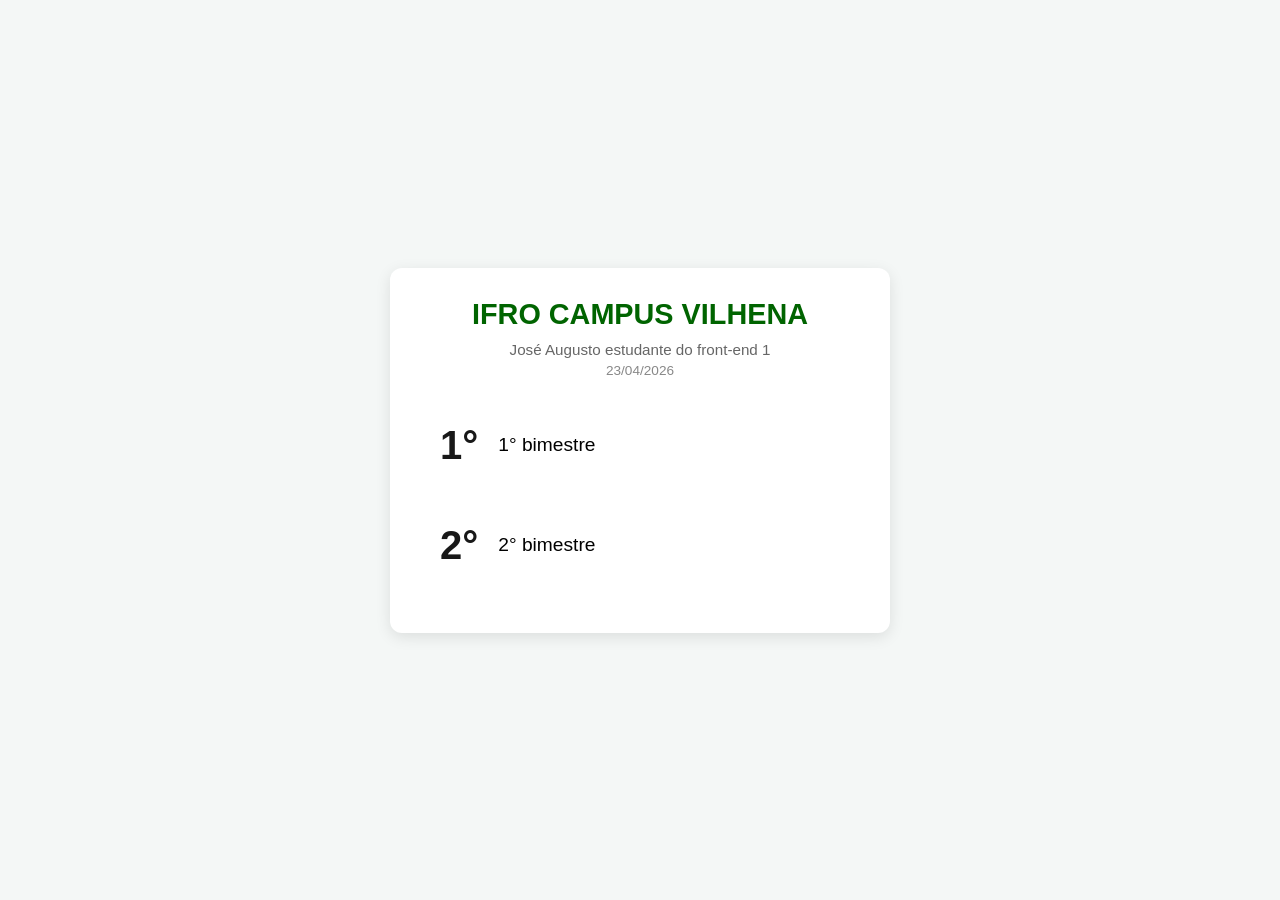
<file: index.html>
<!DOCTYPE html>
<html lang="en">

<head>
    <meta charset="UTF-8">
    <meta name="viewport" content="width=device-width, initial-scale=1.0">
    <meta name="description" content="Aplicacao web feita por José Augusto no 2 bimestre">
    <meta name="keywords" content="2 bimestre ifro campus vilhena jose augusto">
    <link rel="stylesheet" href="./style.css">
    <title>Document</title>
</head>

<body>
    <div class="All">
        <h1>IFRO CAMPUS VILHENA</h1>
        <p>José Augusto estudante do front-end 1</p>
        <p>23/04/2026</p>
        <a href="./1bimestre/index.html">
            <div class="primeiro-bimestre">
                <h1>1°</h1>
                <h3>1° bimestre</h3>
            </div>
        </a>
        <a href="./2bimestre/index.html">
            <div class="segundo-bimestre">
                <h1>2°</h1>
                <h3>2° bimestre</h3>
            </div>
        </a>
    </div>
</body>

</html>
</file>
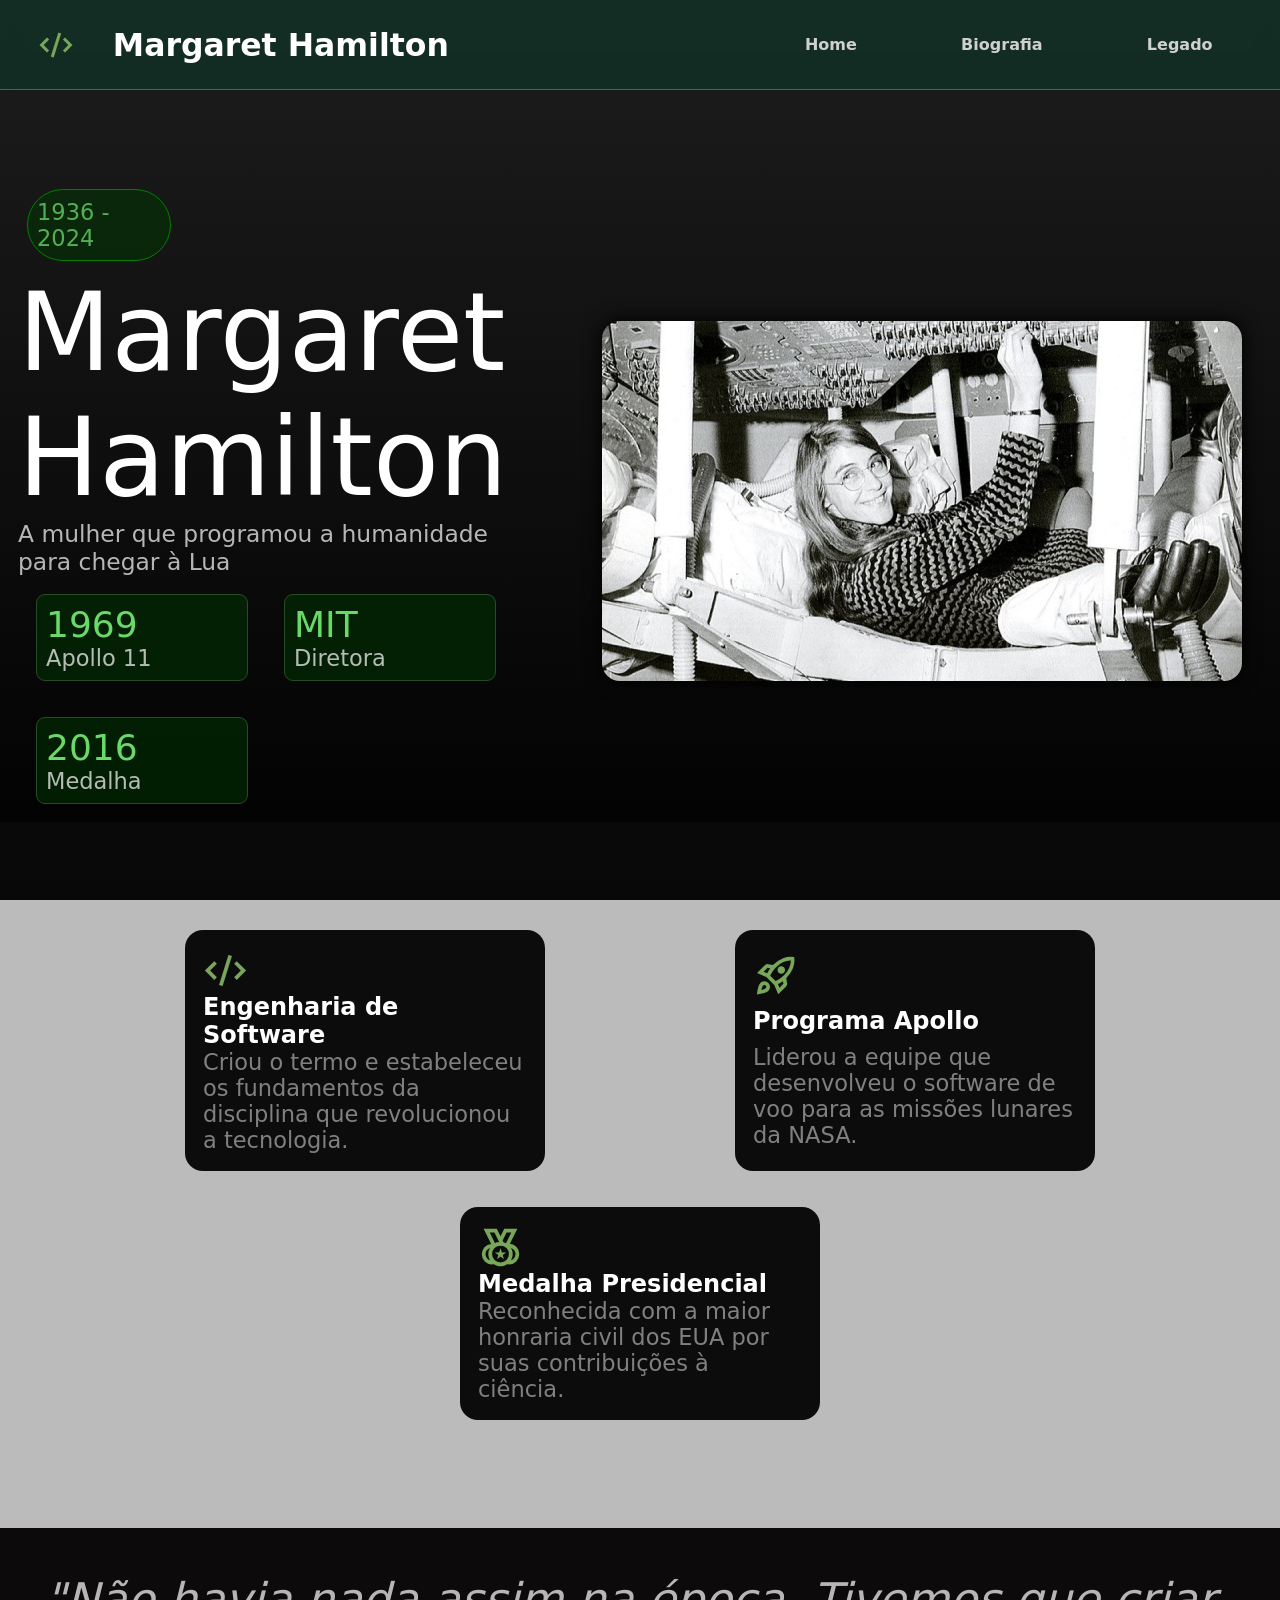
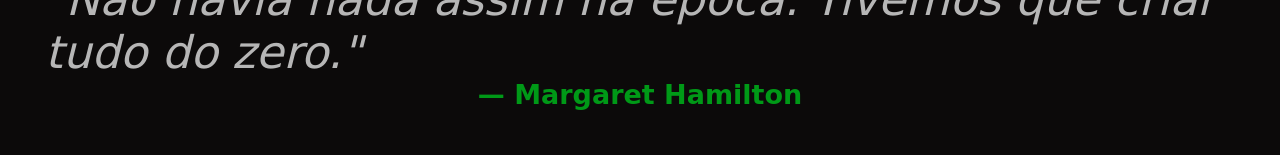
<file: 1bimestre/index.html>
<!DOCTYPE html>
<html lang="pt-br">

<head>
    <meta charset="UTF-8">
    <meta name="viewport" content="width=device-width, initial-scale=1.0">

    <meta name="description" content="Site das mulheres da ciencia front-end 1 2026">
    <meta name="keywords" content="Mulhres e meniunas da ciencia José Augusto dede">
    <meta name="author" content="Jose Augusto Araujo de Faria">

    <link rel="stylesheet" href="./styles/pag1.css">
    <link rel="shortcut icon" href="favicon.ico" type="image/x-icon">

    <title>Mulheres e meninas da ciencia.</title>
</head>

<body>
        <nav class="menu">
            <img class="logo" src="./public/code_xml_24dp_78A75A_FILL0_wght400_GRAD0_opsz24.svg" alt="">
            <h1>Margaret Hamilton</h1>
            <div class="Opcs">
                <a href="./index.html">Home</a>
                <a href="./pag2.html">Biografia</a>
                <a href="./pag3.html">Legado</a>
            </div>
        </nav>
        <div class="All">
        <section class="img-paragrafo">
            <aside class="paragrafo">
                <div class="ano">
                    <p>1936 - 2024</p>
                </div>
                <h1>Margaret Hamilton</h1>
                <p>A mulher que programou a humanidade para chegar à Lua</p>
                <article class="All-cards">
                    <div class="Cards">
                        <h2>1969</h2>
                        <p>Apollo 11</p>
                    </div>
                    <div class="Cards">
                        <h2>MIT</h2>
                        <p>Diretora</p>
                    </div>
                    <div class="Cards">
                        <h2>2016</h2>
                        <p>Medalha</p>
                    </div>
                </article>
            </aside>
            <div class="img">
                <img class="img-margaret" src="./public/imagem_4k.jpg" alt="">
            </div>
        </section>
        <article class="Info-complementares">
            <div class="cards">
                <img src="./public/code_xml_24dp_78A75A_FILL0_wght400_GRAD0_opsz24.svg" alt="">
                <h2>Engenharia de Software</h2>
                <p>Criou o termo e estabeleceu os fundamentos da disciplina que revolucionou a tecnologia.</p>
            </div>
            <div class="cards">
                <img src="./public/rocket_launch_24dp_78A75A_FILL0_wght400_GRAD0_opsz24.svg" alt="">
                <h2>Programa Apollo</h2>
                <p>Liderou a equipe que desenvolveu o software de voo para as missões lunares da NASA.</p>
            </div>
            <div class="cards">
                <img src="./public/social_leaderboard_24dp_78A75A_FILL0_wght400_GRAD0_opsz24.svg" alt="">
                <h2>Medalha Presidencial</h2>
                <p>Reconhecida com a maior honraria civil dos EUA por suas contribuições à ciência.</p>
            </div>
        </article>
        <footer class="container-frase">
            <h1>"Não havia nada assim na época. Tivemos que criar tudo do zero."</h1>
            <p>— Margaret Hamilton</p>
        </footer>
    </div>
</body>

</html>
</file>
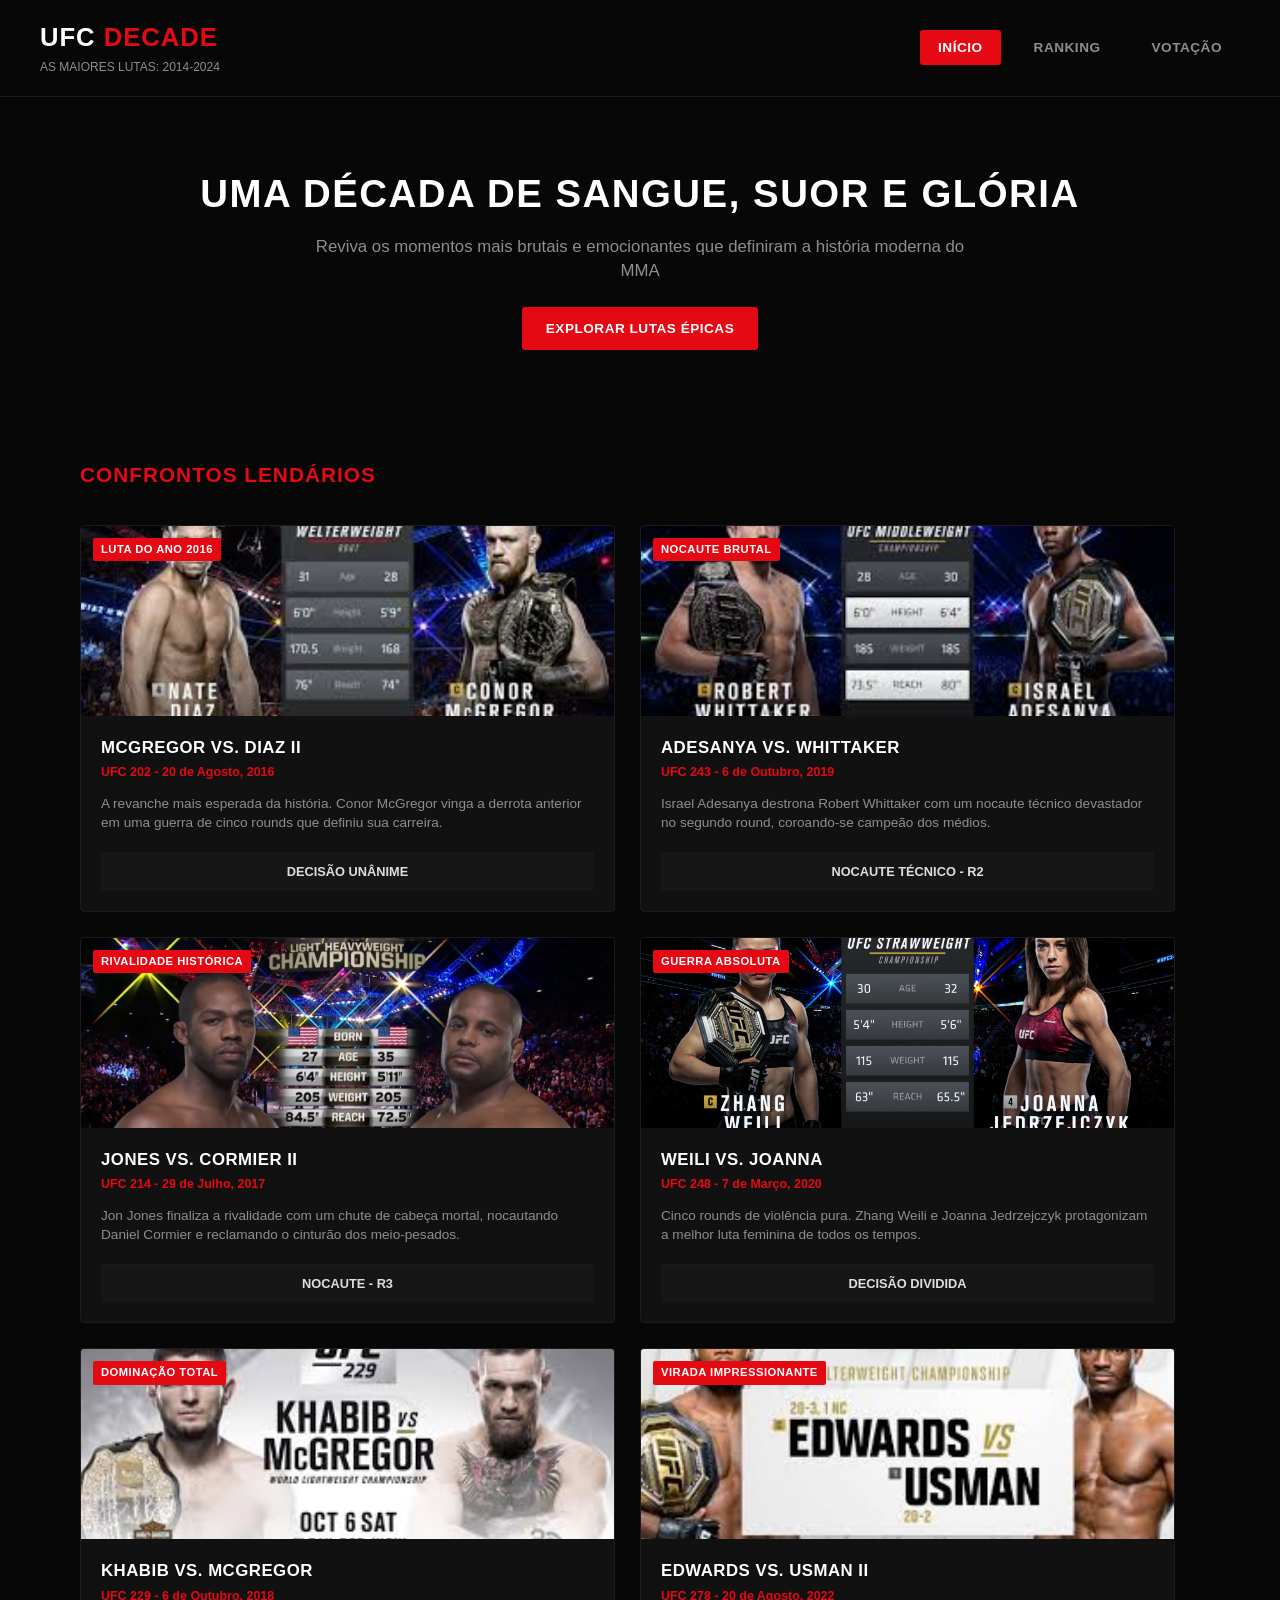
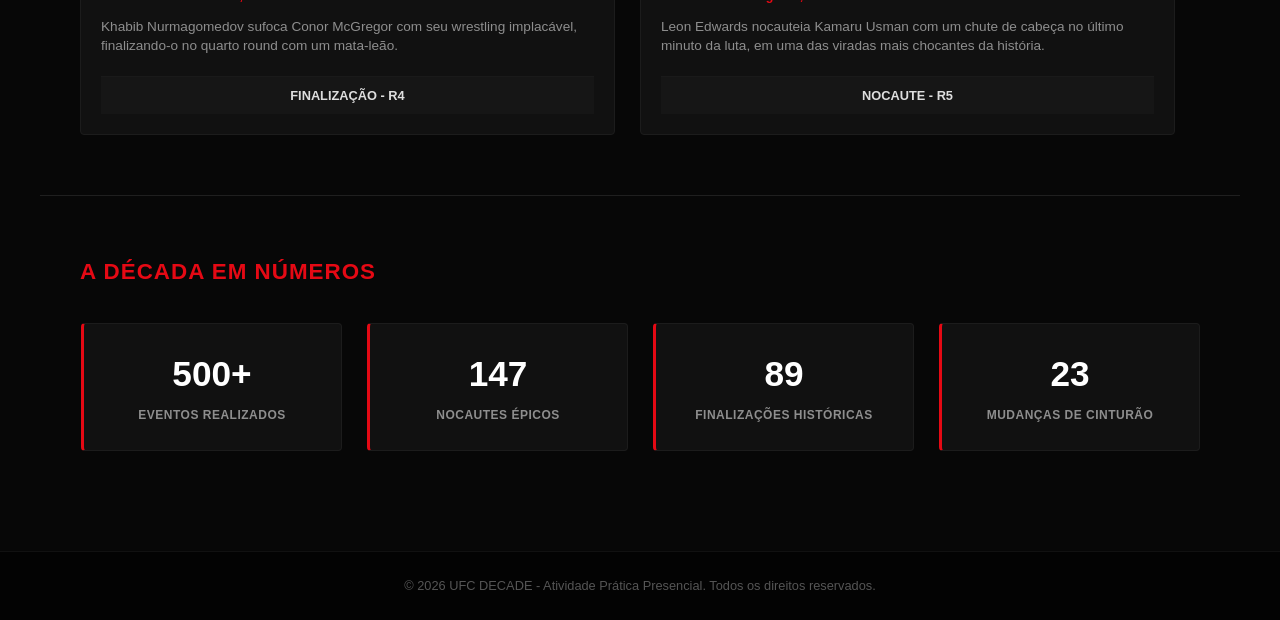
<file: 2bimestre/index.html>
<!DOCTYPE html>
<html lang="pt-BR">

<head>
    <meta charset="UTF-8">
    <meta name="viewport" content="width=device-width, initial-scale=1.0">
    <title>UFC DECADE - Início</title>
    <link rel="stylesheet" href="styles/reset.css">
    <link rel="stylesheet" href="styles/index.css">
</head>

<body>
    <!-- TAG OBRIGATÓRIA: <header> e <nav> -->
    <header class="main-header">
        <div class="logo-container">
            <h1 class="logo-title">UFC <span class="logo-highlight">DECADE</span></h1>
            <p class="logo-subtitle">As Maiores Lutas: 2014-2024</p>
        </div>
        <nav class="nav-menu">
            <a href="index.html" class="nav-link active">INÍCIO</a>
            <a href="ranking.html" class="nav-link">RANKING</a>
            <a href="votacao.html" class="nav-link">VOTAÇÃO</a>
        </nav>
    </header>
    <!-- TAG OBRIGATÓRIA: <main> -->
    <main>
        <!-- Hero Section principal do UFC -->
        <section class="hero-section">
            <h2 class="hero-title">UMA DÉCADA DE SANGUE, SUOR E GLÓRIA</h2>
            <p class="hero-subtitle">Reviva os momentos mais brutais e emocionantes que definiram a história moderna do
                MMA</p>
            <a href="./ranking.html" class="btn-primary">EXPLORAR LUTAS ÉPICAS</a>
        </section>
        <!-- TAG OBRIGATÓRIA: <section> para os Confrontos Lendários -->
        <section class="confrontos-section" id="confrontos">
            <h3 class="section-title">CONFRONTOS LENDÁRIOS</h3>
            <div class="grid-cards-container">
                <!-- CARD 1: McGregor vs Diaz II -->
                <article class="fight-card">
                    <div class="card-media media-mcgregor-diaz">
                        <span class="card-badge">LUTA DO ANO 2016</span>
                        <img class="img-cards" src="./public/ufc-img1.jpg" alt="">
                    </div>
                    <div class="card-body">
                        <h4 class="card-fight-title">MCGREGOR VS. DIAZ II</h4>
                        <span class="card-event-date">UFC 202 - 20 de Agosto, 2016</span>
                        <p class="card-text">A revanche mais esperada da história. Conor McGregor vinga a derrota
                            anterior em uma guerra de cinco rounds que definiu sua carreira.</p>
                        <div class="card-footer-result">Decisão Unânime</div>
                    </div>
                </article>
                <!-- CARD 2: Adesanya vs Whittaker -->
                <article class="fight-card">
                    <div class="card-media media-adesanya-whittaker">
                        <span class="card-badge">NOCAUTE BRUTAL</span>
                        <img class="img-cards" src="./public/img-ufc2.jpg" alt="">
                    </div>
                    <div class="card-body">
                        <h4 class="card-fight-title">ADESANYA VS. WHITTAKER</h4>
                        <span class="card-event-date">UFC 243 - 6 de Outubro, 2019</span>
                        <p class="card-text">Israel Adesanya destrona Robert Whittaker com um nocaute técnico devastador
                            no segundo round, coroando-se campeão dos médios.</p>
                        <div class="card-footer-result">Nocaute Técnico - R2</div>
                    </div>
                </article>
                <!-- CARD 3: Jones vs Cormier II -->
                <article class="fight-card">
                    <div class="card-media media-jones-cormier">
                        <span class="card-badge">RIVALIDADE HISTÓRICA</span>
                        <img class="img-cards" src="./public/img-ufc3.jpg" alt="">
                    </div>
                    <div class="card-body">
                        <h4 class="card-fight-title">JONES VS. CORMIER II</h4>
                        <span class="card-event-date">UFC 214 - 29 de Julho, 2017</span>
                        <p class="card-text">Jon Jones finaliza a rivalidade com um chute de cabeça mortal, nocautando
                            Daniel Cormier e reclamando o cinturão dos meio-pesados.</p>
                        <div class="card-footer-result">Nocaute - R3</div>
                    </div>
                </article>
                <!-- CARD 4: Weili vs Joanna -->
                <article class="fight-card">
                    <div class="card-media media-weili-joanna">
                        <span class="card-badge">GUERRA ABSOLUTA</span>
                        <img class="img-cards" src="./public/img-ufc4.jpg" alt="">
                    </div>
                    <div class="card-body">
                        <h4 class="card-fight-title">WEILI VS. JOANNA</h4>
                        <span class="card-event-date">UFC 248 - 7 de Março, 2020</span>
                        <p class="card-text">Cinco rounds de violência pura. Zhang Weili e Joanna Jedrzejczyk
                            protagonizam a melhor luta feminina de todos os tempos.</p>
                        <div class="card-footer-result">Decisão Dividida</div>
                    </div>
                </article>
                <!-- CARD 5: Khabib vs McGregor -->
                <article class="fight-card">
                    <div class="card-media media-khabib-mcgregor">
                        <span class="card-badge">DOMINAÇÃO TOTAL</span>
                        <img class="img-cards" src="./public/img-ufc5.jpg" alt="">
                    </div>
                    <div class="card-body">
                        <h4 class="card-fight-title">KHABIB VS. MCGREGOR</h4>
                        <span class="card-event-date">UFC 229 - 6 de Outubro, 2018</span>
                        <p class="card-text">Khabib Nurmagomedov sufoca Conor McGregor com seu wrestling implacável,
                            finalizando-o no quarto round com um mata-leão.</p>
                        <div class="card-footer-result">Finalização - R4</div>
                    </div>
                </article>
                <!-- CARD 6: Edwards vs Usman II -->
                <article class="fight-card">
                    <div class="card-media media-edwards-usman">
                        <span class="card-badge">VIRADA IMPRESSIONANTE</span>
                        <img class="img-cards" src="./public/img-ufc6.jpg" alt="">
                    </div>
                    <div class="card-body">
                        <h4 class="card-fight-title">EDWARDS VS. USMAN II</h4>
                        <span class="card-event-date">UFC 278 - 20 de Agosto, 2022</span>
                        <p class="card-text">Leon Edwards nocauteia Kamaru Usman com um chute de cabeça no último minuto
                            da luta, em uma das viradas mais chocantes da história.</p>
                        <div class="card-footer-result">Nocaute - R5</div>
                    </div>
                </article>
            </div>
        </section>
        <!-- Seção inferior: A década em números -->
        <section class="stats-section">
            <h3 class="stats-main-title">A DÉCADA EM NÚMEROS</h3>
            <div class="grid-stats-container">
                <div class="stat-box">
                    <span class="stat-value">500+</span>
                    <span class="stat-desc">EVENTOS REALIZADOS</span>
                </div>
                <div class="stat-box">
                    <span class="stat-value">147</span>
                    <span class="stat-desc">NOCAUTES ÉPICOS</span>
                </div>
                <div class="stat-box">
                    <span class="stat-value">89</span>
                    <span class="stat-desc">FINALIZAÇÕES HISTÓRICAS</span>
                </div>
                <div class="stat-box">
                    <span class="stat-value">23</span>
                    <span class="stat-desc">MUDANÇAS DE CINTURÃO</span>
                </div>
            </div>
        </section>

    </main>
    <!-- TAG OBRIGATÓRIA: <footer> -->
    <footer class="main-footer">
        <p class="footer-copy">&copy; 2026 UFC DECADE - Atividade Prática Presencial. Todos os direitos reservados.</p>
    </footer>
</body>

</html>
</file>
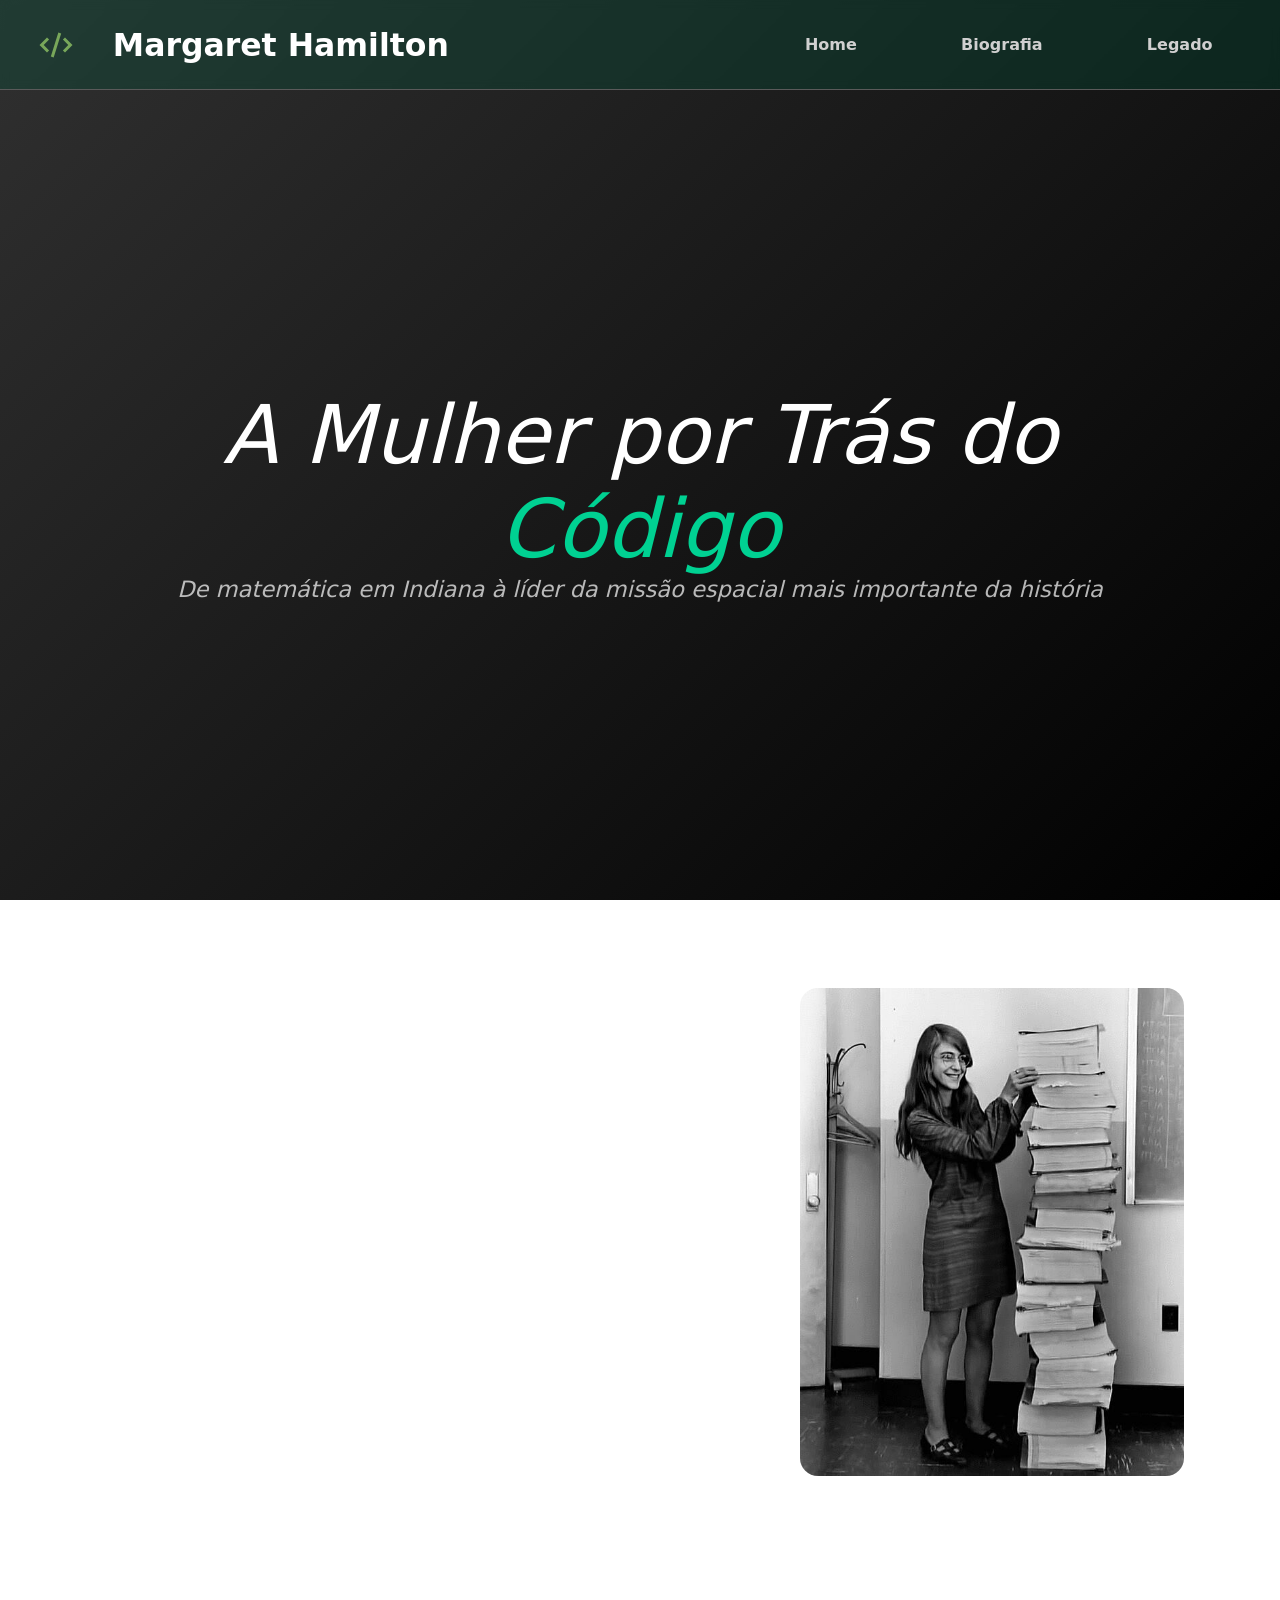
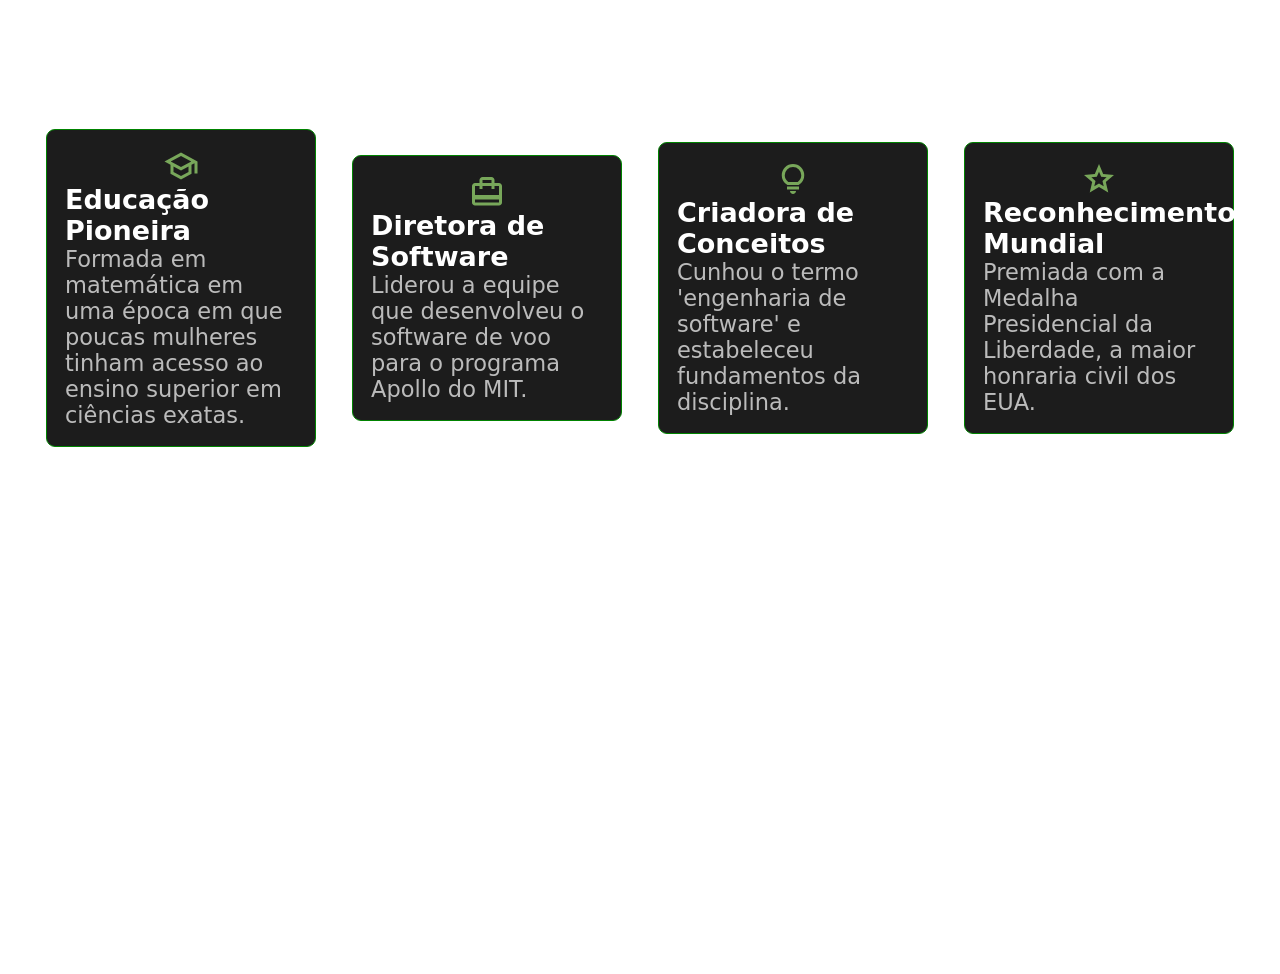
<file: pag2.html>
<!DOCTYPE html>
<html lang="pt-br">

<head>
    <meta charset="UTF-8">
    <meta name="viewport" content="width=device-width, initial-scale=1.0">

    <meta name="description" content="Site das mulheres da ciencia front-end 1 2026">
    <meta name="keywords" content="Mulhres e meniunas da ciencia José Augusto dede">
    <meta name="author" content="Jose Augusto Araujo de Faria">

    <link rel="stylesheet" href="./styles/pag2.css">
    <link rel="shortcut icon" href="favicon.ico" type="image/x-icon">

    <title>Mulheres e meninas da ciencia.</title>
</head>

<body>

    <nav class="menu">
        <img class="logo" src="./public/code_xml_24dp_78A75A_FILL0_wght400_GRAD0_opsz24.svg" alt="">
        <h1>Margaret Hamilton</h1>
        <div class="Opcs">
            <a href="./index.html">Home</a>
            <a href="./pag2.html">Biografia</a>
            <a href="./pag3.html">Legado</a>
        </div>
    </nav>
    <div class="all">
        <div class="cinza-escuro">
            <header class="pag2">
                <h1>A Mulher por Trás do <span>Código</span></h1>
                <p>De matemática em Indiana à líder da missão espacial mais importante da história</p>

            </header>
            <section class="img-paragrafo">
                <div class="Paragrafo">
                    <h1>Primeiros Anos</h1>
                    <br>
                    <p>
                        Nascida em 17 de agosto de 1936, em Paoli, Indiana, Margaret Heafield Hamilton cresceu em uma
                        época
                        em
                        que as oportunidades para mulheres na ciência eram limitadas.
                    </p>
                    <br>
                    <p>
                        Formou-se em matemática pela Earlham College em 1958, inicialmente planejando seguir carreira
                        como
                        professora. No entanto, o destino tinha outros planos para ela.
                    </p>
                    <br>
                    <p>
                        Após a graduação, aceitou temporariamente um emprego de programação no MIT para ajudar o marido
                        a
                        terminar a faculdade. Esse "emprego temporário" se tornaria o início de uma das carreiras mais
                        influentes da história da computação.
                    </p>
                </div>
                <div class="Imagen">
                    <img class="img-margaret" src="./public/margaret-hamilton.jpg" alt="">
                </div>
            </section>
        </div>
        <div class="Conquistas">
            <h1>Conquistas Principais</h1>
            <div class="Cards">
                <img src="./public/school_24dp_78A75A_FILL0_wght400_GRAD0_opsz24.svg" alt="">
                <h1>Educação Pioneira</h1>
                <p>Formada em matemática em uma época em que poucas mulheres tinham acesso ao ensino superior em
                    ciências
                    exatas.</p>
            </div>

            <div class="Cards">
                <img src="./public/card_travel_24dp_78A75A_FILL0_wght400_GRAD0_opsz24.svg" alt="">
                <h1>Diretora de Software</h1>
                <p>Liderou a equipe que desenvolveu o software de voo para o programa Apollo do MIT.</p>
            </div>
            <div class="Cards">
                <img src="./public/lightbulb_24dp_78A75A_FILL0_wght400_GRAD0_opsz24.svg" alt="">
                <h1>Criadora de Conceitos</h1>
                <p>Cunhou o termo 'engenharia de software' e estabeleceu fundamentos da disciplina.</p>
            </div>
            <div class="Cards">
                <img src="./public/star_24dp_78A75A_FILL0_wght400_GRAD0_opsz24.svg" alt="">
                <h1>Reconhecimento Mundial</h1>
                <p>Premiada com a Medalha Presidencial da Liberdade, a maior honraria civil dos EUA.</p>
            </div>

        </div>
        <div class="carreira-posterior">
            <h1>Carreira Posterior</h1>
            <p>Após deixar o MIT, Margaret fundou a Higher Order Software em 1976, onde desenvolveu ideias sobre
                prevenção
                de erros e confiabilidade de sistemas.</p>
            <br>
            <p>Em 1986, fundou a Hamilton Technologies, Inc., onde continuou a desenvolver seu paradigma Universal
                Systems
                Language (USL) e metodologia Development Before the Fact (DBTF).</p>
            <br>
            <p>Seu trabalho influenciou profundamente o desenvolvimento de software moderno, estabelecendo práticas que
                são
                fundamentais até hoje, como teste rigoroso, documentação detalhada e design orientado a confiabilidade.
            </p>
        </div>
    </div>
</body>

</html>
</file>
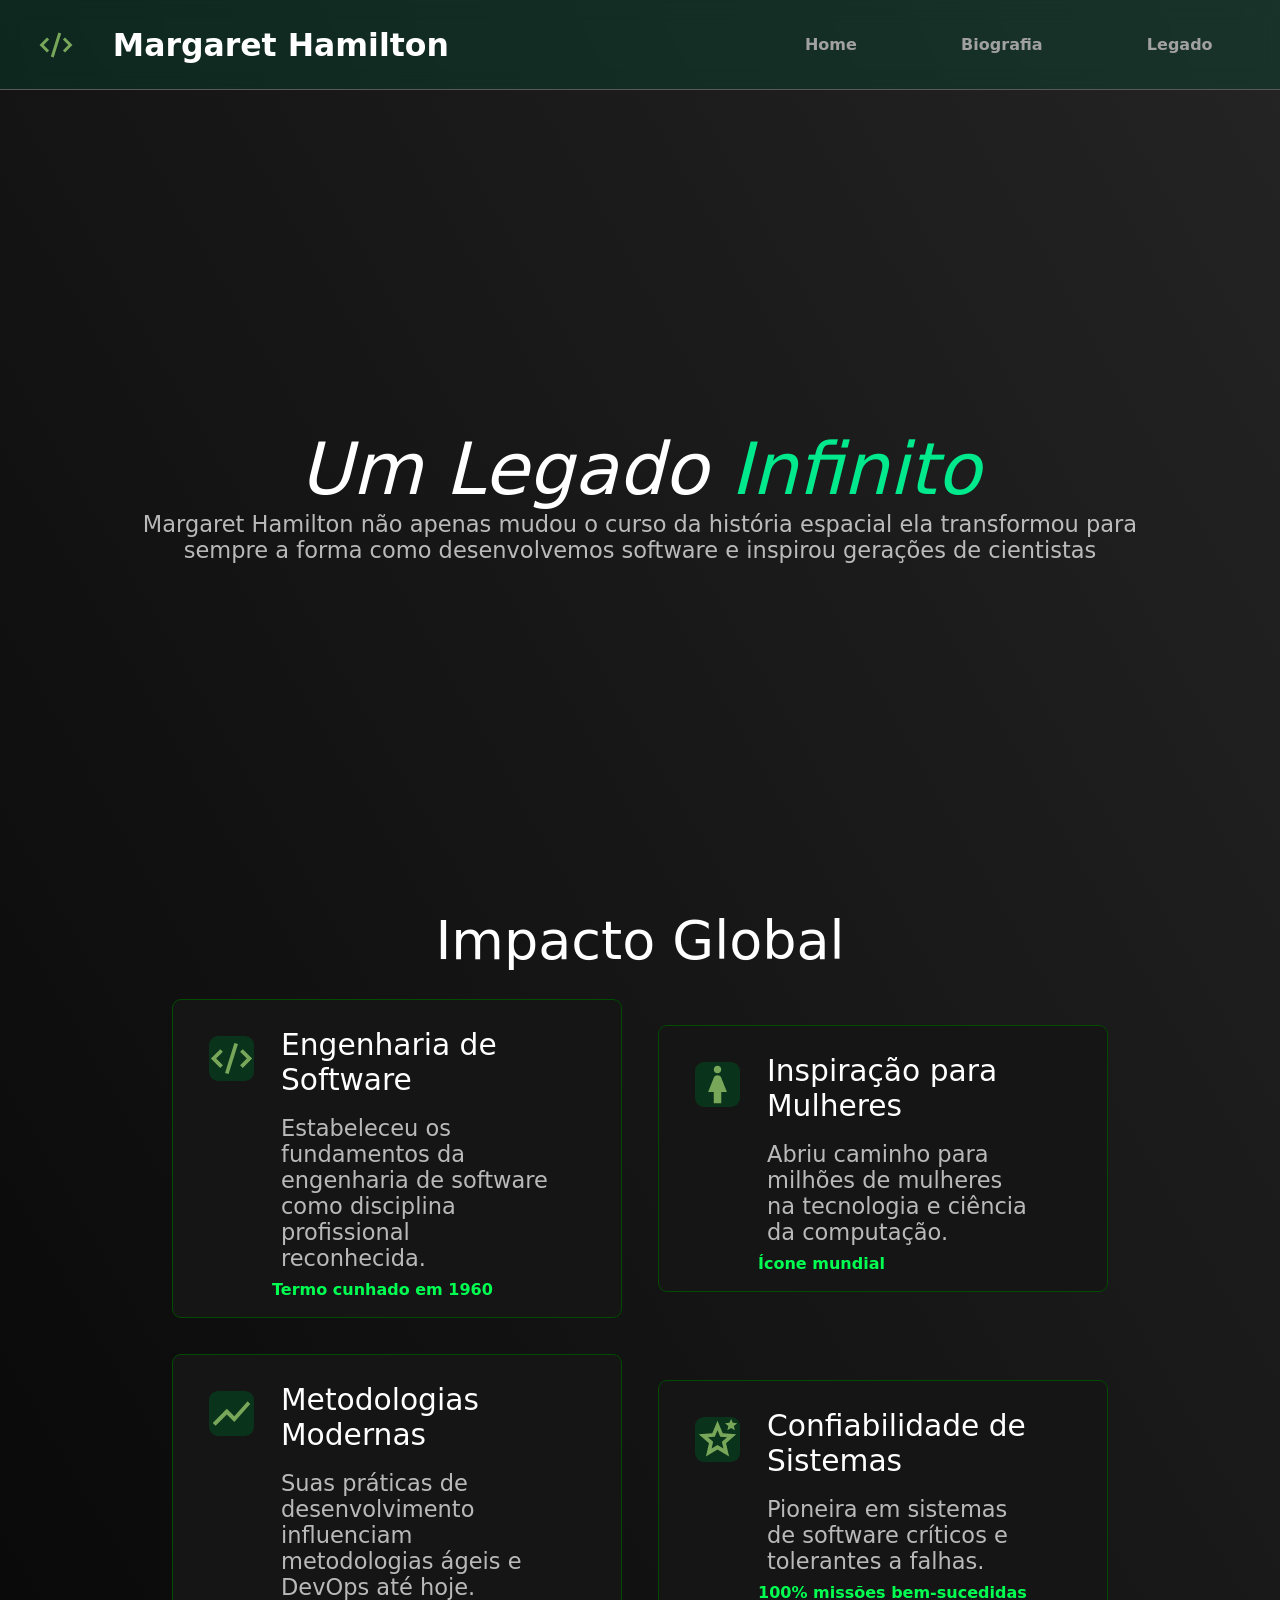
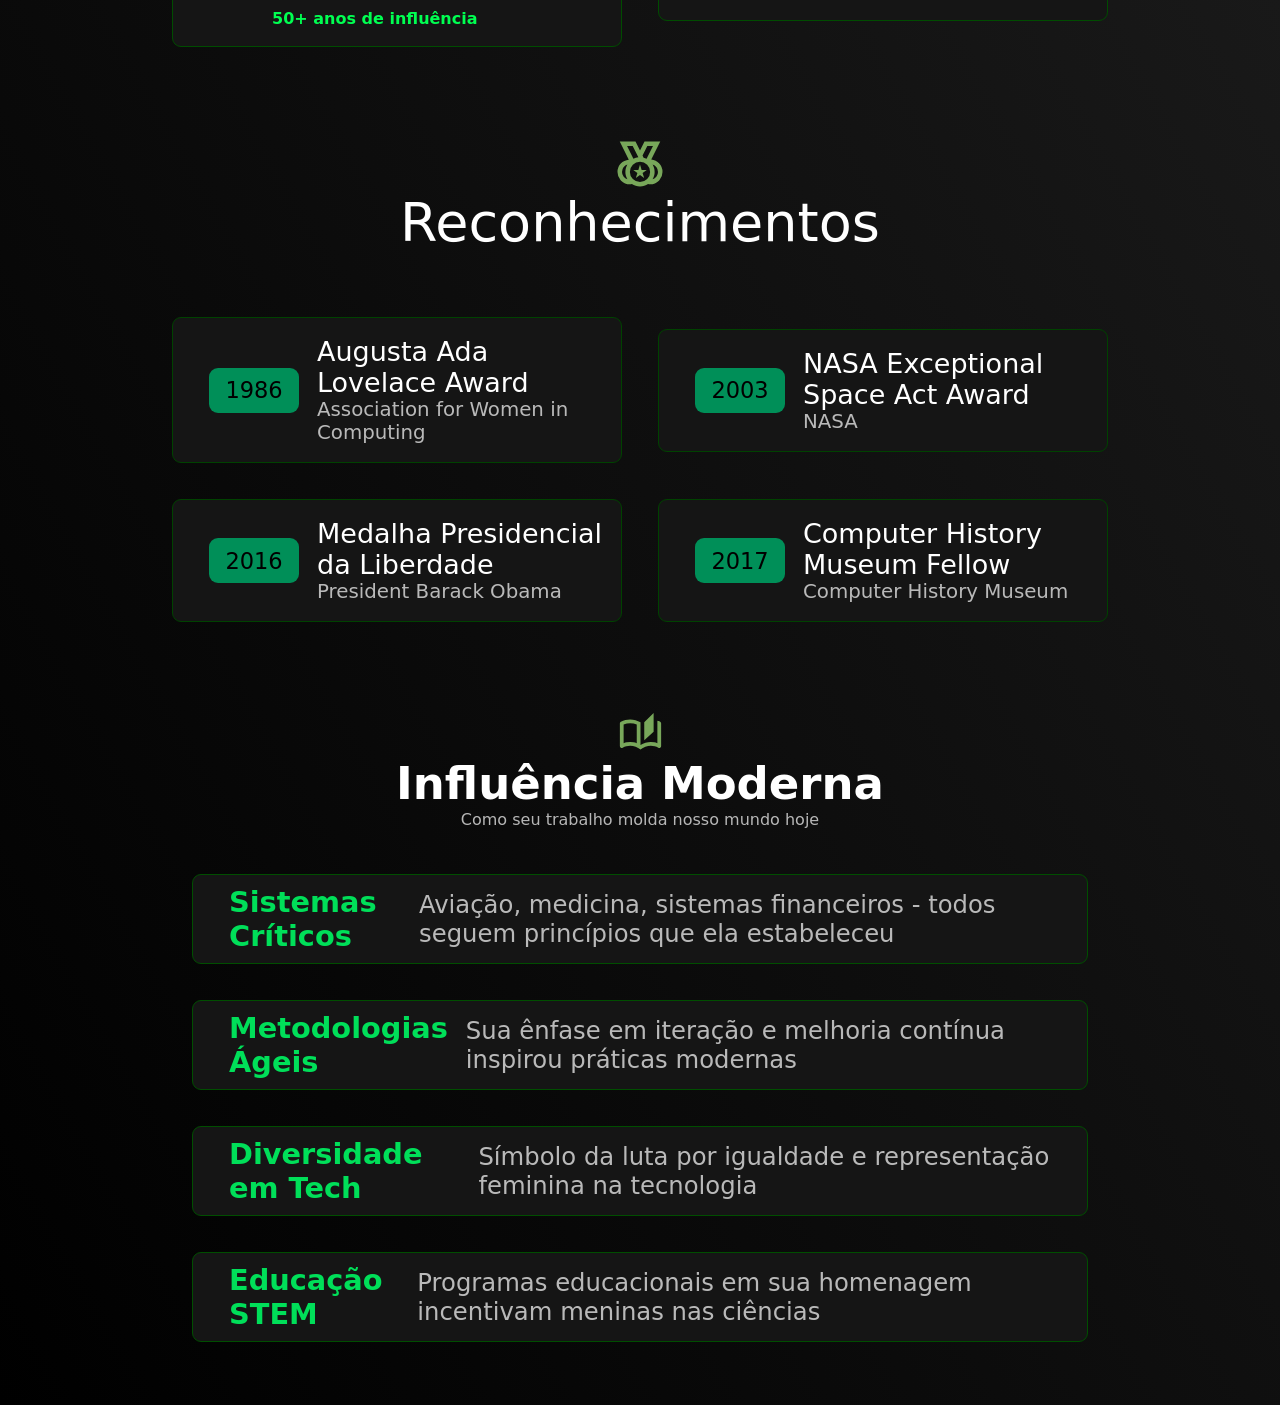
<file: pag3.html>
<!DOCTYPE html>
<html lang="pt-br">

<head>
    <meta charset="UTF-8">
    <meta name="viewport" content="width=device-width, initial-scale=1.0">
    <meta name="description" content="Site das mulheres da ciencia front-end 1 2026">
    <meta name="keywords" content="Mulhres e meniunas da ciencia José Augusto dede">
    <meta name="author" content="Jose Augusto Araujo de Faria">

    <link rel="stylesheet" href="./styles/pag3.css">
    <link rel="shortcut icon" href="favicon.ico" type="image/x-icon">

    <title>Mulheres e meninas da ciencia.</title>
</head>

<body>
    <nav class="menu">
        <img class="logo" src="./public/code_xml_24dp_78A75A_FILL0_wght400_GRAD0_opsz24.svg" alt="">
        <h1>Margaret Hamilton</h1>
        <div class="Opcs">
            <a href="./index.html">Home</a>
            <a href="./pag2.html">Biografia</a>
            <a href="./pag3.html">Legado</a>
        </div>
    </nav>
    <div class="All">
        <header class="Inicio">
            <h1>Um Legado <span class="green">Infinito</span></h1>
            <p>Margaret Hamilton não apenas mudou o curso da história espacial ela transformou para sempre a forma
                como desenvolvemos software e inspirou gerações de cientistas</p>
        </header>
        <section class="Impacto-global">
            <h1>Impacto Global</h1>
            <div class="cards">
                <img src="./public/code_xml_24dp_78A75A_FILL0_wght400_GRAD0_opsz24.svg" alt="">
                <div class="Texto">
                    <h1>Engenharia de Software</h1>
                    <p>Estabeleceu os fundamentos da engenharia de software como disciplina profissional reconhecida.
                    </p>
                    <span>Termo cunhado em 1960</span>
                </div>
            </div>
            <div class="cards">
                <img src="./public/woman_24dp_78A75A_FILL0_wght400_GRAD0_opsz24.svg" alt="">
                <div class="Texto">
                    <h1>Inspiração para Mulheres</h1>
                    <p>Abriu caminho para milhões de mulheres na tecnologia e ciência da computação.</p>
                    <span>Ícone mundial</span>
                </div>
            </div>
            <div class="cards">
                <img src="./public/show_chart_24dp_78A75A_FILL0_wght400_GRAD0_opsz24.svg" alt="">
                <div class="Texto">
                    <h1>Metodologias Modernas</h1>
                    <p>Suas práticas de desenvolvimento influenciam metodologias ágeis e DevOps até hoje.</p>
                    <span>50+ anos de influência</span>
                </div>
            </div>
            <div class="cards">
                <img src="./public/stars_2_24dp_78A75A_FILL0_wght400_GRAD0_opsz24.svg" alt="">
                <div class="Texto">
                    <h1>Confiabilidade de Sistemas</h1>
                    <p>Pioneira em sistemas de software críticos e tolerantes a falhas.</p>
                    <span>100% missões bem-sucedidas</span>
                </div>
            </div>
        </section>
        <section class="Reconhecimentos">
            <img src="./public/social_leaderboard_24dp_78A75A_FILL0_wght400_GRAD0_opsz24.svg" alt="">
            <h1>Reconhecimentos</h1>
            <div class="Cards">
                <span>1986</span>
                <div class="Text">
                    <h2>Augusta Ada Lovelace Award</h2>
                    <p>Association for Women in Computing</p>
                </div>
            </div>
            <div class="Cards">
                <span>2003</span>
                <div class="Text">
                    <h2>NASA Exceptional Space Act Award</h2>
                    <p>NASA</p>
                </div>
            </div>
            <div class="Cards">
                <span>2016</span>
                <div class="Text">
                    <h2>Medalha Presidencial da Liberdade</h2>
                    <p>President Barack Obama</p>
                </div>
            </div>
            <div class="Cards">
                <span>2017</span>
                <div class="Text">
                    <h2>Computer History Museum Fellow</h2>
                    <p>Computer History Museum</p>
                </div>
            </div>
        </section>
        <section class="Influencia">
            <img src="./public/auto_stories_24dp_78A75A_FILL0_wght400_GRAD0_opsz24.svg" alt="">
            <h1>Influência Moderna</h1>
            <p>Como seu trabalho molda nosso mundo hoje</p>
            <div class="Cards">
                <h1>Sistemas Críticos</h1>
                <p>Aviação, medicina, sistemas financeiros - todos seguem princípios que ela estabeleceu</p>
            </div>
            <div class="Cards">
                <h1>Metodologias Ágeis</h1>
                <p>Sua ênfase em iteração e melhoria contínua inspirou práticas modernas</p>
            </div>
            <div class="Cards">
                <h1>Diversidade em Tech</h1>
                <p>Símbolo da luta por igualdade e representação feminina na tecnologia</p>
            </div>
            <div class="Cards">
                <h1>Educação STEM</h1>
                <p>Programas educacionais em sua homenagem incentivam meninas nas ciências</p>
            </div>
        </section>
    </div>
</body>

</html>
</file>
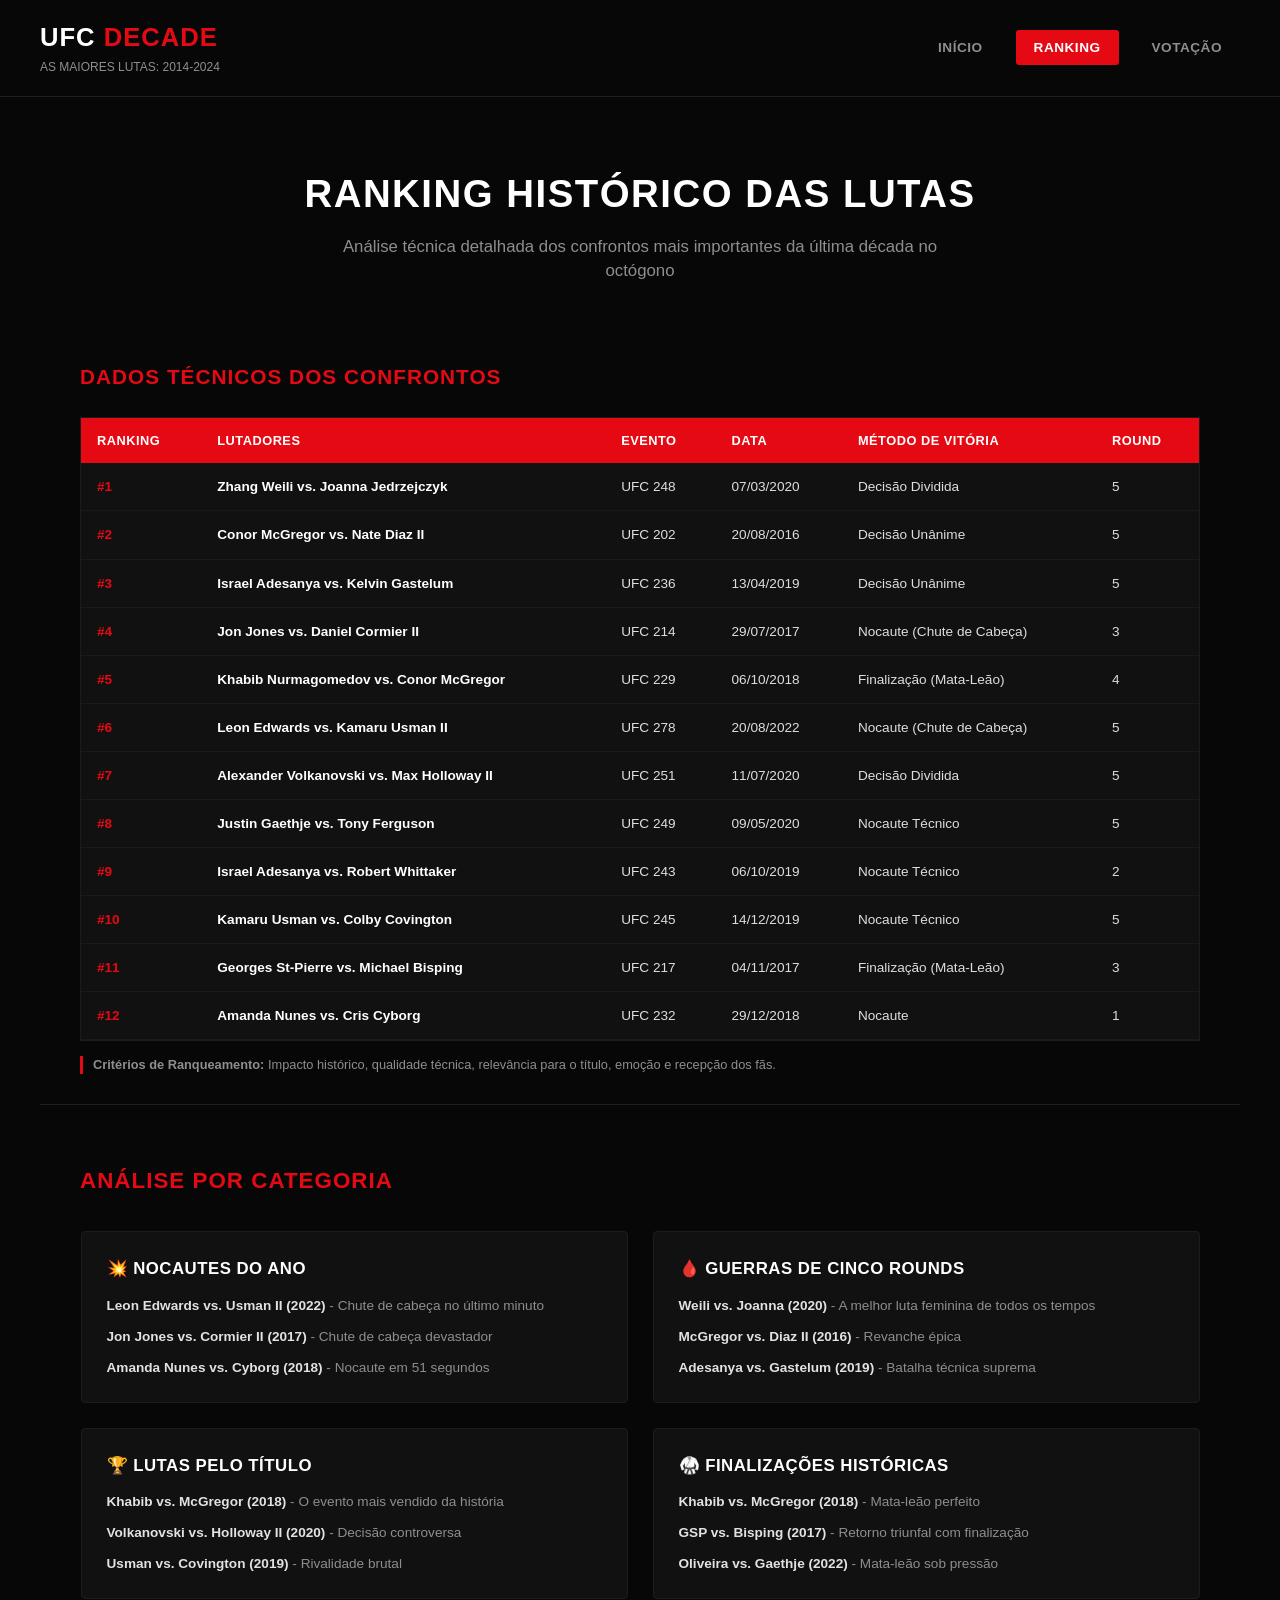
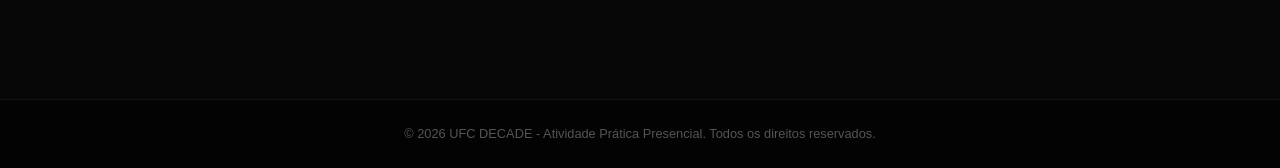
<file: 2bimestre/ranking.html>
<!DOCTYPE html>
<html lang="pt-BR">

<head>
    <meta charset="UTF-8">
    <meta name="viewport" content="width=device-width, initial-scale=1.0">
    <title>UFC DECADE - Ranking</title>
    <link rel="stylesheet" href="styles/reset.css">
    <link rel="stylesheet" href="styles/raking.css">
</head>

<body>

    <!-- TAG OBRIGATÓRIA: <header> e <nav> -->
    <header class="main-header">
        <div class="logo-container">
            <h1 class="logo-title">UFC <span class="logo-highlight">DECADE</span></h1>
            <p class="logo-subtitle">As Maiores Lutas: 2014-2024</p>
        </div>
        <nav class="nav-menu">
            <a href="index.html" class="nav-link">INÍCIO</a>
            <a href="ranking.html" class="nav-link active">RANKING</a>
            <a href="votacao.html" class="nav-link">VOTAÇÃO</a>
        </nav>
    </header>

    <!-- TAG OBRIGATÓRIA: <main> -->
    <main>

        <!-- Topo da página de ranking -->
        <section class="ranking-hero">
            <h2 class="hero-title">RANKING HISTÓRICO DAS LUTAS</h2>
            <p class="hero-subtitle">Análise técnica detalhada dos confrontos mais importantes da última década no
                octógono</p>
        </section>

        <!-- TAG OBRIGATÓRIA: <section> contendo a Tabela completa -->
        <section class="table-section">
            <h3 class="section-title">DADOS TÉCNICOS DOS CONFRONTOS</h3>

            <!-- Wrapper necessário para controle de rolagem em telas minúsculas -->
            <div class="table-responsive-wrapper">
                <table>
                    <thead>
                        <tr>
                            <th>RANKING</th>
                            <th>LUTADORES</th>
                            <th>EVENTO</th>
                            <th>DATA</th>
                            <th>MÉTODO DE VITÓRIA</th>
                            <th>ROUND</th>
                        </tr>
                    </thead>
                    <tbody>
                        <tr>
                            <td class="rank-num">#1</td>
                            <td class="fighters-name">Zhang Weili vs. Joanna Jedrzejczyk</td>
                            <td>UFC 248</td>
                            <td>07/03/2020</td>
                            <td>Decisão Dividida</td>
                            <td>5</td>
                        </tr>
                        <tr>
                            <td class="rank-num">#2</td>
                            <td class="fighters-name">Conor McGregor vs. Nate Diaz II</td>
                            <td>UFC 202</td>
                            <td>20/08/2016</td>
                            <td>Decisão Unânime</td>
                            <td>5</td>
                        </tr>
                        <tr>
                            <td class="rank-num">#3</td>
                            <td class="fighters-name">Israel Adesanya vs. Kelvin Gastelum</td>
                            <td>UFC 236</td>
                            <td>13/04/2019</td>
                            <td>Decisão Unânime</td>
                            <td>5</td>
                        </tr>
                        <tr>
                            <td class="rank-num">#4</td>
                            <td class="fighters-name">Jon Jones vs. Daniel Cormier II</td>
                            <td>UFC 214</td>
                            <td>29/07/2017</td>
                            <td>Nocaute (Chute de Cabeça)</td>
                            <td>3</td>
                        </tr>
                        <tr>
                            <td class="rank-num">#5</td>
                            <td class="fighters-name">Khabib Nurmagomedov vs. Conor McGregor</td>
                            <td>UFC 229</td>
                            <td>06/10/2018</td>
                            <td>Finalização (Mata-Leão)</td>
                            <td>4</td>
                        </tr>
                        <tr>
                            <td class="rank-num">#6</td>
                            <td class="fighters-name">Leon Edwards vs. Kamaru Usman II</td>
                            <td>UFC 278</td>
                            <td>20/08/2022</td>
                            <td>Nocaute (Chute de Cabeça)</td>
                            <td>5</td>
                        </tr>
                        <tr>
                            <td class="rank-num">#7</td>
                            <td class="fighters-name">Alexander Volkanovski vs. Max Holloway II</td>
                            <td>UFC 251</td>
                            <td>11/07/2020</td>
                            <td>Decisão Dividida</td>
                            <td>5</td>
                        </tr>
                        <tr>
                            <td class="rank-num">#8</td>
                            <td class="fighters-name">Justin Gaethje vs. Tony Ferguson</td>
                            <td>UFC 249</td>
                            <td>09/05/2020</td>
                            <td>Nocaute Técnico</td>
                            <td>5</td>
                        </tr>
                        <tr>
                            <td class="rank-num">#9</td>
                            <td class="fighters-name">Israel Adesanya vs. Robert Whittaker</td>
                            <td>UFC 243</td>
                            <td>06/10/2019</td>
                            <td>Nocaute Técnico</td>
                            <td>2</td>
                        </tr>
                        <tr>
                            <td class="rank-num">#10</td>
                            <td class="fighters-name">Kamaru Usman vs. Colby Covington</td>
                            <td>UFC 245</td>
                            <td>14/12/2019</td>
                            <td>Nocaute Técnico</td>
                            <td>5</td>
                        </tr>
                        <tr>
                            <td class="rank-num">#11</td>
                            <td class="fighters-name">Georges St-Pierre vs. Michael Bisping</td>
                            <td>UFC 217</td>
                            <td>04/11/2017</td>
                            <td>Finalização (Mata-Leão)</td>
                            <td>3</td>
                        </tr>
                        <tr>
                            <td class="rank-num">#12</td>
                            <td class="fighters-name">Amanda Nunes vs. Cris Cyborg</td>
                            <td>UFC 232</td>
                            <td>29/12/2018</td>
                            <td>Nocaute</td>
                            <td>1</td>
                        </tr>
                    </tbody>
                </table>
            </div>
            <p class="table-legend"><strong>Critérios de Ranqueamento:</strong> Impacto histórico, qualidade técnica,
                relevância para o título, emoção e recepção dos fãs.</p>
        </section>

        <!-- Seção inferior de Blocos de Análise por Categoria -->
        <section class="categories-section">
            <h3 class="categories-main-title">ANÁLISE POR CATEGORIA</h3>

            <div class="grid-categories">

                <!-- Bloco 1: Nocautes do Ano -->
                <div class="analysis-box">
                    <h4 class="box-title">💥 NOCAUTES DO ANO</h4>
                    <ul class="analysis-list">
                        <li><strong>Leon Edwards vs. Usman II (2022)</strong> - Chute de cabeça no último minuto</li>
                        <li><strong>Jon Jones vs. Cormier II (2017)</strong> - Chute de cabeça devastador</li>
                        <li><strong>Amanda Nunes vs. Cyborg (2018)</strong> - Nocaute em 51 segundos</li>
                    </ul>
                </div>

                <!-- Bloco 2: Guerras de Cinco Rounds -->
                <div class="analysis-box">
                    <h4 class="box-title">🩸 GUERRAS DE CINCO ROUNDS</h4>
                    <ul class="analysis-list">
                        <li><strong>Weili vs. Joanna (2020)</strong> - A melhor luta feminina de todos os tempos</li>
                        <li><strong>McGregor vs. Diaz II (2016)</strong> - Revanche épica</li>
                        <li><strong>Adesanya vs. Gastelum (2019)</strong> - Batalha técnica suprema</li>
                    </ul>
                </div>

                <!-- Bloco 3: Lutas Pelo Título -->
                <div class="analysis-box">
                    <h4 class="box-title">🏆 LUTAS PELO TÍTULO</h4>
                    <ul class="analysis-list">
                        <li><strong>Khabib vs. McGregor (2018)</strong> - O evento mais vendido da história</li>
                        <li><strong>Volkanovski vs. Holloway II (2020)</strong> - Decisão controversa</li>
                        <li><strong>Usman vs. Covington (2019)</strong> - Rivalidade brutal</li>
                    </ul>
                </div>

                <!-- Bloco 4: Finalizações Históricas -->
                <div class="analysis-box">
                    <h4 class="box-title">🥋 FINALIZAÇÕES HISTÓRICAS</h4>
                    <ul class="analysis-list">
                        <li><strong>Khabib vs. McGregor (2018)</strong> - Mata-leão perfeito</li>
                        <li><strong>GSP vs. Bisping (2017)</strong> - Retorno triunfal com finalização</li>
                        <li><strong>Oliveira vs. Gaethje (2022)</strong> - Mata-leão sob pressão</li>
                    </ul>
                </div>

            </div>
        </section>

    </main>

    <!-- TAG OBRIGATÓRIA: <footer> -->
    <footer class="main-footer">
        <p class="footer-copy">&copy; 2026 UFC DECADE - Atividade Prática Presencial. Todos os direitos reservados.</p>
    </footer>

</body>

</html>
</file>
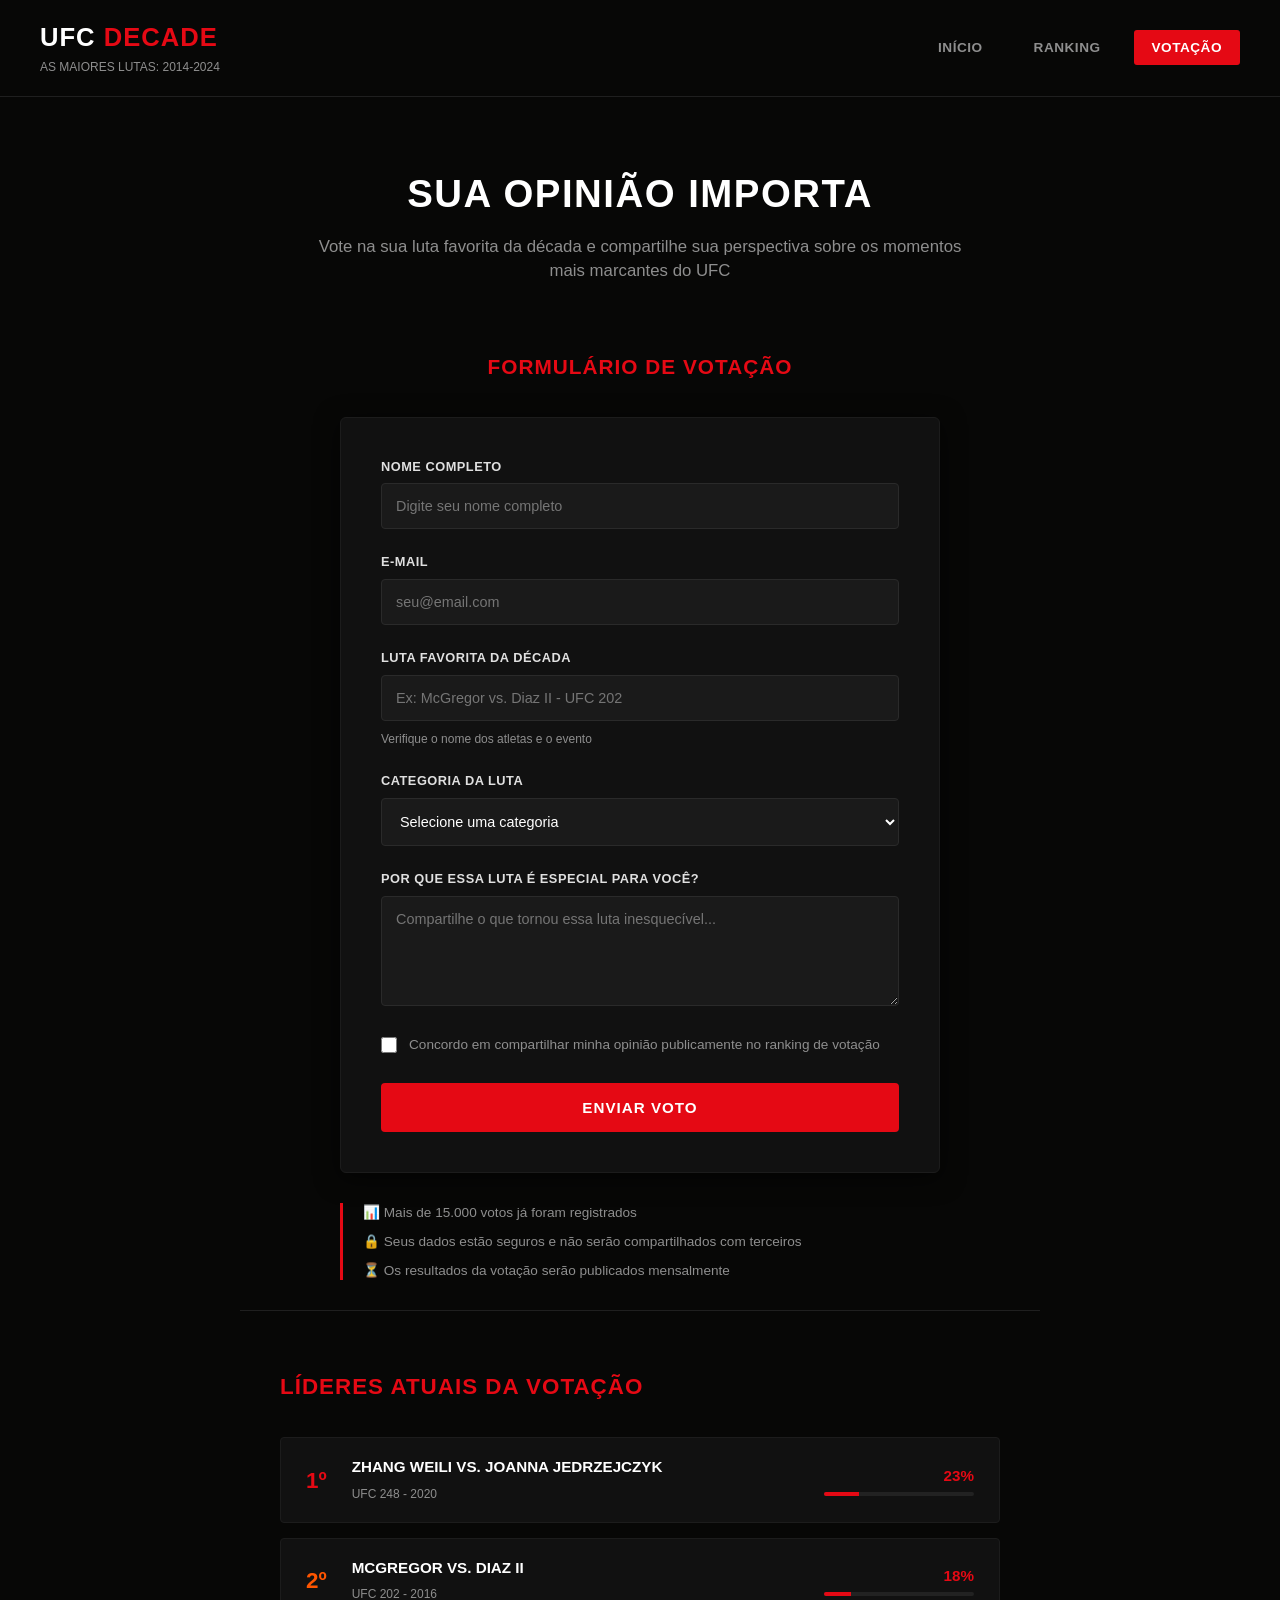
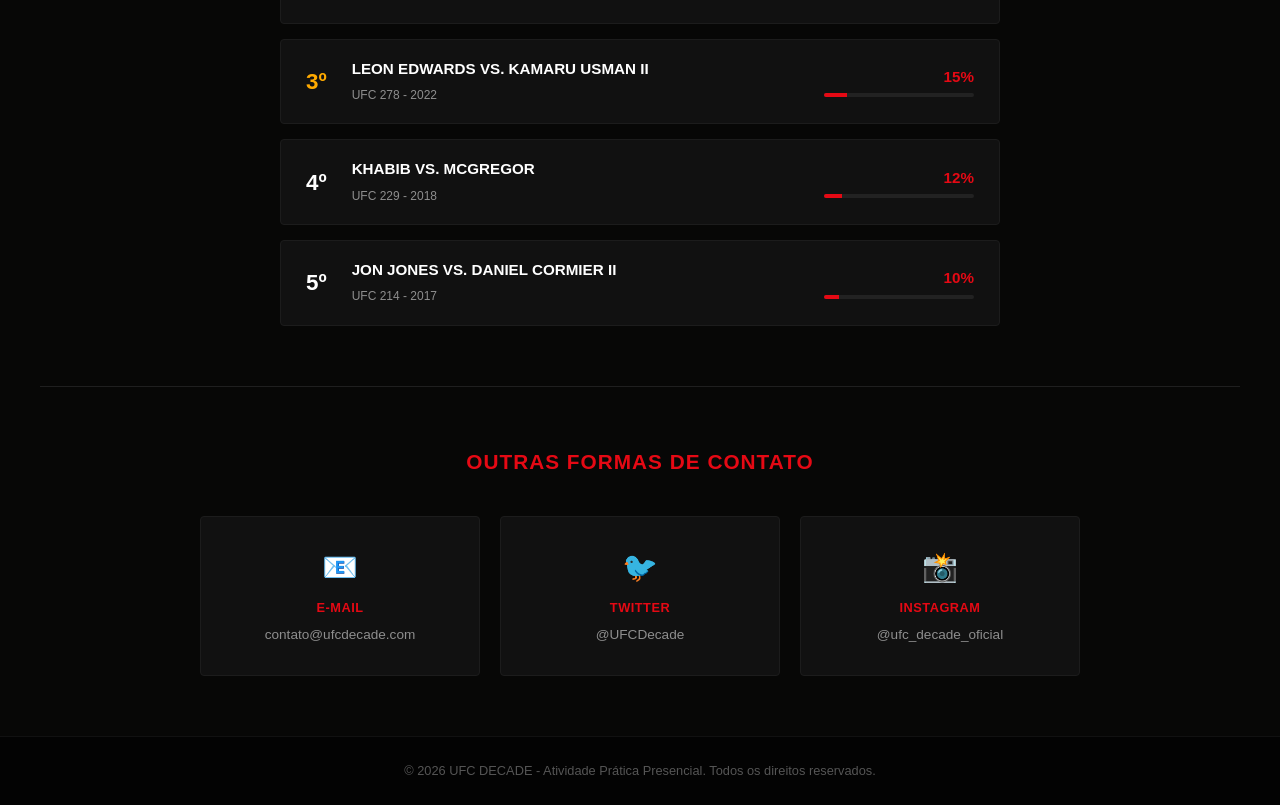
<file: 2bimestre/votacao.html>
<!DOCTYPE html>
<html lang="pt-BR">

<head>
    <meta charset="UTF-8">
    <meta name="viewport" content="width=device-width, initial-scale=1.0">
    <title>UFC DECADE - Votação</title>
    <link rel="stylesheet" href="styles/reset.css">
    <link rel="stylesheet" href="styles/votacao.css">
</head>

<body>

    <!-- TAG OBRIGATÓRIA: <header> e <nav> -->
    <header class="main-header">
        <div class="logo-container">
            <h1 class="logo-title">UFC <span class="logo-highlight">DECADE</span></h1>
            <p class="logo-subtitle">As Maiores Lutas: 2014-2024</p>
        </div>
        <nav class="nav-menu">
            <a href="index.html" class="nav-link">INÍCIO</a>
            <a href="ranking.html" class="nav-link">RANKING</a>
            <a href="votacao.html" class="nav-link active">VOTAÇÃO</a>
        </nav>
    </header>

    <!-- TAG OBRIGATÓRIA: <main> -->
    <main>

        <!-- Topo da página de votação -->
        <section class="votacao-hero">
            <h2 class="hero-title">SUA OPINIÃO IMPORTA</h2>
            <p class="hero-subtitle">Vote na sua luta favorita da década e compartilhe sua perspectiva sobre os momentos
                mais marcantes do UFC</p>
        </section>

        <!-- TAG OBRIGATÓRIA: <section> contendo o Formulário -->
        <section class="form-section">
            <h3 class="section-title">FORMULÁRIO DE VOTAÇÃO</h3>

            <div class="form-wrapper">
                <form action="#" method="POST">

                    <div class="form-group">
                        <label for="nome">NOME COMPLETO</label>
                        <input type="text" id="nome" name="nome" placeholder="Digite seu nome completo" required>
                    </div>

                    <div class="form-group">
                        <label for="email">E-MAIL</label>
                        <input type="email" id="email" name="email" placeholder="seu@email.com" required>
                    </div>

                    <div class="form-group">
                        <label for="luta">LUTA FAVORITA DA DÉCADA</label>
                        <input type="text" id="luta" name="luta" placeholder="Ex: McGregor vs. Diaz II - UFC 202"
                            required>
                        <span class="input-tip">Verifique o nome dos atletas e o evento</span>
                    </div>

                    <div class="form-group">
                        <label for="categoria">CATEGORIA DA LUTA</label>
                        <div class="select-wrapper">
                            <select id="categoria" name="categoria" required>
                                <option value="" disabled selected>Selecione uma categoria</option>
                                <option value="masculino">Disputa de Cinturão Masculino</option>
                                <option value="feminino">Disputa de Cinturão Feminino</option>
                                <option value="luta-ano">Luta do Ano (Sem Cinturão)</option>
                            </select>
                        </div>
                    </div>

                    <div class="form-group">
                        <label for="motivo">POR QUE ESSA LUTA É ESPECIAL PARA VOCÊ?</label>
                        <textarea id="motivo" name="motivo" rows="5"
                            placeholder="Compartilhe o que tornou essa luta inesquecível..." required></textarea>
                    </div>

                    <div class="checkbox-group">
                        <input type="checkbox" id="concordo" name="concordo" required>
                        <label for="concordo">Concordo em compartilhar minha opinião publicamente no ranking de
                            votação</label>
                    </div>

                    <button type="submit" class="btn-submit">ENVIAR VOTO</button>

                </form>
            </div>

            <!-- Notas e avisos abaixo do formulário -->
            <div class="form-notes">
                <p>📊 Mais de 15.000 votos já foram registrados</p>
                <p>🔒 Seus dados estão seguros e não serão compartilhados com terceiros</p>
                <p>⏳ Os resultados da votação serão publicados mensalmente</p>
            </div>
        </section>

        <!-- Seção de líderes atuais da votação -->
        <section class="leaders-section">
            <h3 class="leaders-title">LÍDERES ATUAIS DA VOTAÇÃO</h3>

            <div class="leaders-container">
                <!-- Líder 1 -->
                <div class="leader-row">
                    <div class="leader-left">
                        <span class="leader-position pos-1">1º</span>
                        <div class="leader-info">
                            <h4>ZHANG WEILI VS. JOANNA JEDRZEJCZYK</h4>
                            <span class="leader-meta">UFC 248 - 2020</span>
                        </div>
                    </div>
                    <div class="leader-right">
                        <span class="leader-percentage">23%</span>
                        <div class="progress-bar">
                            <div class="progress-fill fill-1"></div>
                        </div>
                    </div>
                </div>

                <!-- Líder 2 -->
                <div class="leader-row">
                    <div class="leader-left">
                        <span class="leader-position pos-2">2º</span>
                        <div class="leader-info">
                            <h4>MCGREGOR VS. DIAZ II</h4>
                            <span class="leader-meta">UFC 202 - 2016</span>
                        </div>
                    </div>
                    <div class="leader-right">
                        <span class="leader-percentage">18%</span>
                        <div class="progress-bar">
                            <div class="progress-fill fill-2"></div>
                        </div>
                    </div>
                </div>

                <!-- Líder 3 -->
                <div class="leader-row">
                    <div class="leader-left">
                        <span class="leader-position pos-3">3º</span>
                        <div class="leader-info">
                            <h4>LEON EDWARDS VS. KAMARU USMAN II</h4>
                            <span class="leader-meta">UFC 278 - 2022</span>
                        </div>
                    </div>
                    <div class="leader-right">
                        <span class="leader-percentage">15%</span>
                        <div class="progress-bar">
                            <div class="progress-fill fill-3"></div>
                        </div>
                    </div>
                </div>

                <!-- Líder 4 -->
                <div class="leader-row">
                    <div class="leader-left">
                        <span class="leader-position pos-4">4º</span>
                        <div class="leader-info">
                            <h4>KHABIB VS. MCGREGOR</h4>
                            <span class="leader-meta">UFC 229 - 2018</span>
                        </div>
                    </div>
                    <div class="leader-right">
                        <span class="leader-percentage">12%</span>
                        <div class="progress-bar">
                            <div class="progress-fill fill-4"></div>
                        </div>
                    </div>
                </div>

                <!-- Líder 5 -->
                <div class="leader-row">
                    <div class="leader-left">
                        <span class="leader-position pos-5">5º</span>
                        <div class="leader-info">
                            <h4>JON JONES VS. DANIEL CORMIER II</h4>
                            <span class="leader-meta">UFC 214 - 2017</span>
                        </div>
                    </div>
                    <div class="leader-right">
                        <span class="leader-percentage">10%</span>
                        <div class="progress-bar">
                            <div class="progress-fill fill-5"></div>
                        </div>
                    </div>
                </div>
            </div>
        </section>

        <!-- Seção de Contatos Inferior -->
        <section class="contact-section">
            <h3 class="contact-main-title">OUTRAS FORMAS DE CONTATO</h3>
            <div class="grid-contact">
                <div class="contact-box">
                    <span class="contact-icon">📧</span>
                    <span class="contact-label">E-MAIL</span>
                    <span class="contact-value">contato@ufcdecade.com</span>
                </div>
                <div class="contact-box">
                    <span class="contact-icon">🐦</span>
                    <span class="contact-label">TWITTER</span>
                    <span class="contact-value">@UFCDecade</span>
                </div>
                <div class="contact-box">
                    <span class="contact-icon">📸</span>
                    <span class="contact-label">INSTAGRAM</span>
                    <span class="contact-value">@ufc_decade_oficial</span>
                </div>
            </div>
        </section>

    </main>

    <!-- TAG OBRIGATÓRIA: <footer> -->
    <footer class="main-footer">
        <p class="footer-copy">&copy; 2026 UFC DECADE - Atividade Prática Presencial. Todos os direitos reservados.</p>
    </footer>

</body>

</html>
</file>
<file: style.css>
/* Configuração geral e reset de espaçamentos */
* {
    margin: 0;
    padding: 0;
    box-sizing: border-box;
    font-family: 'Segoe UI', Tahoma, Geneva, Verdana, sans-serif;
}

/* Estilização do fundo da página */
body {
    background-color: #f4f7f6;
    color: #333;
    display: flex;
    justify-content: center;
    align-items: center;
    min-height: 100vh;
    padding: 20px;
}

/* Container principal (Centralizado e com sombra) */
.All {
    background-color: #ffffff;
    max-width: 500px;
    width: 100%;
    padding: 30px;
    border-radius: 12px;
    box-shadow: 0 4px 15px rgba(0, 0, 0, 0.1);
    text-align: center;
}

/* Título Principal */
.All>h1 {
    color: #006400;
    /* Verde institucional */
    font-size: 1.8rem;
    margin-bottom: 10px;
}

/* Informações do estudante e data */
.All>p {
    color: #666;
    font-size: 0.95rem;
    margin-bottom: 5px;
}

/* Espaçamento extra após a data */
.All>p:last-of-type {
    margin-bottom: 25px;
    font-size: 0.85rem;
    color: #888;
}

/* Configuração dos links (Remove o sublinhado padrão) */
.All a {
    text-decoration: none;
    display: block;
    margin-bottom: 15px;
}

/* Blocos dos Bimestres (Estilo base comum) */
.primeiro-bimestre,
.segundo-bimestre {
    display: flex;
    align-items: center;
    justify-content: flex-start;
    padding: 20px;
    border-radius: 8px;
    color: white;
}

/* Efeito ao passar o mouse (Hover) */
.primeiro-bimestre:hover,
.segundo-bimestre:hover {
    transform: translateY(-3px);
    box-shadow: 0 6px 12px rgba(0, 0, 0, 0.15);
}

/* Cor específica do 1° Bimestre (Verde escuro) */
.primeiro-bimestre {
    background: linear-gradient(135s, #2e7d32, #1b5e20);
    color: black;
}

/* Cor específica do 2° Bimestre (Azul escuro) */
.segundo-bimestre {
    background: linear-gradient(135s, #1565c0, #0d47a1);
    color: black;
}

/* Números grandes dentro dos blocos (1° e 2°) */
.primeiro-bimestre h1,
.segundo-bimestre h1 {
    font-size: 2.5rem;
    margin-right: 20px;
    opacity: 0.9;
}

/* Texto descritivo dos blocos */
.primeiro-bimestre h3,
.segundo-bimestre h3 {
    font-size: 1.2rem;
    font-weight: 500;
}
</file>
<file: 1bimestre/styles/pag1.css>
* {
    padding: 0;
    margin: 0;
    box-sizing: border-box;
}

body {
    background: linear-gradient(180deg, rgb(29, 29, 29), black);
    background-attachment: fixed;
    color: white;
    font-family: system-ui, -apple-system, BlinkMacSystemFont, 'Segoe UI', Roboto, Oxygen, Ubuntu, Cantarell, 'Open Sans', 'Helvetica Neue', sans-serif;
    position: relative;
    z-index: 1;
}

.All {
    animation: subir 3s ease;
}

@keyframes arrastarLateral {
    0% {
        transform: translateX(100vw);
    }

    100% {
        transform: translateX(0vw);
    }
}

@keyframes subir {
    0% {
        transform: translateY(100vh);
    }

    100% {
        transform: translateY(0vh);
    }
}

.menu {
    display: flex;
    flex-direction: row;
    align-items: center;
    border-bottom: 0.1vh solid rgb(90, 90, 90);
    height: 10vh;
    backdrop-filter: blur(10px);
    position: sticky;
    top: 0;
    animation: arrastarLateral 3s ease;
    background-color: rgba(0, 87, 62, 0.302);
    z-index: 100;
}

.menu .Opcs {
    width: 40vw;
    display: flex;
    flex-direction: row;
    justify-content: space-around;
}

.Opcs a {
    text-decoration: none;
    color: rgb(208, 208, 208);
    font-weight: 700;

}

.Opcs a:hover{
    border-bottom: 0.3vh solid rgb(195, 255, 0);
    scale: 103%;
}

.menu .logo {
    margin: 3vw;
    height: 4vh;

}

.menu h1 {
    width: 50vw;
    font-weight: 600;
    font-size: 3.5vmin;
}

.img-margaret {
    width: 40vw;
}

.ano {
    background-color: rgba(0, 55, 0, 0.516);
    color: rgb(83, 175, 83);
    border-radius: 10vh;
    width: 16vh;
    padding: 1vh;
    border: 0.1vh solid green;
    margin: 1vh;
    display: flex;
    justify-content: center;
    align-items: center;
    transition: all 0.2s ease-in;
    font-size: 2.5vh;
}

.ano:hover {
    border: none;
    scale: 105%;
    box-shadow: 0vh 0vh 2vh 0.1vh rgb(0, 0, 0);
}

.img-paragrafo {
    margin-top: 10vh;
    display: flex;
    flex-direction: row;
    justify-content: space-around;
    height: auto;
}

.img-margaret {
    border-radius: 2vh;
    width: 50vw;
    margin-right: 3vw;
    box-shadow: 0vh 0vh 2vh 0.1vh rgb(0, 0, 0);
}

.img {
    display: flex;
    justify-content: center;
    align-items: center;
    
}

.paragrafo {
    width: 50vw;
    margin-left: 2vh;
    display: flex;
    flex-direction: column;
    justify-content: space-around;
}


.paragrafo h1 {
    font-size: 12vh;
    font-weight: 500;
    width: 40vw;
}

.paragrafo>p {
    opacity: 0.7;
    font-size: 2.6vh;
    width: 40vw;
}

@media (max-width: 900px) {
    .img-paragrafo {
        display: flex;
        flex-direction: column;
        justify-content: center;
        align-items: center;
    }

    .img-margaret {
        width: 80vw;
        margin: 2vh;
    }

    .paragrafo {
        width: 80vw;

    }

    .paragrafo h1 {
        font-size: 8vh;
    }

    .paragrafo>p {
        width: 40vh;
    }
}

.All-cards {
    display: flex;
    flex-wrap: wrap;

}

.Cards {
    padding: 1vh;
    border-radius: 1vh;
    background-color: rgba(0, 55, 0, 0.516);
    margin: 2vh;
    border: 0.2vh solid rgb(38, 76, 38);
}

.Cards h2 {
    font-weight: 400;
    display: flex;
    justify-content: start;
    width: 15vmax;
    color: rgb(105, 218, 105);
    font-size: 4vh;
}

.Cards p {
    opacity: 0.7;
    font-weight: 300;
    font-size: 2.5vh;
}

.Cards:hover {
    border: none;
    scale: 105%;
    box-shadow: 0vh 0vh 2vh 0.1vh rgb(0, 0, 0);
}

/* ========================================
INFORMAÇÕES COMPLEMENTARES EM CARDS
=========================================== */

.Info-complementares {
    background-color: rgba(29, 29, 29, 0.299);
    display: flex;
    flex-wrap: wrap;
    justify-content: space-around;
    padding: 10vh;
}

.Info-complementares .cards {
    background-color: rgb(12, 12, 12);
    width: 40vh;
    height: auto;
    display: flex;
    flex-direction: column;
    align-items: start;
    padding: 2vh;
    border-radius: 2vh;
    margin: 2vh;
    justify-content: space-around;
}

.Info-complementares .cards p{
    font-size: 2.5vh;
    color: gray;
    
}

.Info-complementares .cards h1{
    font-size: 3vh;
}

.Info-complementares .cards:hover {
    border: 0.2vh solid rgb(38, 76, 38);
    scale: 105%;
}

.cards img {
    height: 5vh;
    align-items: start;

}

/* ======================================
FRASE FINAL
========================================= */

.container-frase {
    display: flex;
    flex-direction: column;
    justify-content: center;
    align-items: center;
    padding: 5vh;
    background-color: rgb(12, 10, 10);
}

.container-frase h1 {
    opacity: 0.7;
    font-weight: 300;
    font-size: 5vh;
    font-style: italic;
}

.container-frase p {
    color: rgb(0, 153, 23);
    font-size: 3vh;
    font-weight: 600;
}
</file>
<file: 2bimestre/styles/index.css>
/* ==========================================================================
   1. DEFINIÇÃO DE VARIÁVEIS E CONFIGURAÇÕES GLOBAIS
   ========================================================================== */
:root {
    --color-bg-dark: #070707;
    --color-bg-card: #111111;
    --color-ufc-red: #e50914;
    --color-text-light: #ffffff;
    --color-text-muted: #8e8e8e;
}

* {
    margin: 0;
    padding: 0;
    box-sizing: border-box;
}

body {
    background-color: var(--color-bg-dark);
    color: var(--color-text-light);
    font-family: 'Helvetica Neue', Arial, sans-serif;
    line-height: 1.4;
    width: 100%;
}

/* ==========================================================================
   2. ESTRUTURA DO HEADER E NAV (FLEXBOX)
   ========================================================================== */
.main-header {
    display: flex;
    justify-content: space-between;
    align-items: center;
    padding: 20px 40px;
    background-color: var(--color-bg-dark);
    border-bottom: 1px solid #1f1f1f;
}

.logo-container {
    display: flex;
    flex-direction: column;
}

.logo-title {
    font-size: 1.6rem;
    font-weight: 900;
    letter-spacing: 1px;
    margin: 0;
}

.logo-highlight {
    color: var(--color-ufc-red);
}

.logo-subtitle {
    font-size: 0.75rem;
    color: var(--color-text-muted);
    margin-top: 3px;
    text-transform: uppercase;
}

.nav-menu {
    display: flex;
    gap: 15px;
}

.nav-link {
    color: var(--color-text-muted);
    text-decoration: none;
    font-size: 0.85rem;
    font-weight: bold;
    padding: 8px 18px;

    letter-spacing: 0.5px;
}

.nav-link:hover {
    color: var(--color-text-light);
}

.nav-link.active {
    background-color: var(--color-ufc-red);
    color: var(--color-text-light);
    border-radius: 3px;
}

/* ==========================================================================
   3. SEÇÃO HERO PRINCIPAL
   ========================================================================== */
.hero-section {
    display: flex;
    flex-direction: column;
    align-items: center;
    justify-content: center;
    text-align: center;
    padding: 70px 20px 50px 20px;
}

.hero-title {
    font-size: 2.4rem;
    font-weight: 900;
    letter-spacing: 1.5px;
    margin-bottom: 15px;
}

.hero-subtitle {
    font-size: 1.05rem;
    color: var(--color-text-muted);
    max-width: 650px;
    margin-bottom: 25px;
}

.btn-primary {
    display: inline-block;
    background-color: var(--color-ufc-red);
    color: var(--color-text-light);
    text-decoration: none;
    font-weight: bold;
    font-size: 0.85rem;
    padding: 12px 24px;
    border-radius: 3px;
    transition: background-color 0.3s ease;
    letter-spacing: 0.5px;
}

.btn-primary:hover {
    background-color: #b00710;
}

/* ==========================================================================
   4. SEÇÃO DE CONFRONTOS LENDÁRIOS (GRID E FLEXBOX)
   ========================================================================== */
.confrontos-section {
    padding: 60px 40px;
    max-width: 1200px;
    margin: 0 auto;
}

.section-title {
    color: var(--color-ufc-red);
    font-size: 1.3rem;
    font-weight: bold;
    letter-spacing: 1px;
    margin-bottom: 35px;
}

/* Malha adaptável para organizar os cartões das lutas */
.grid-cards-container {
    display: flex;
    flex-wrap: wrap;
    gap: 25px;
}

.fight-card {
    flex: 1 1 300;
    max-width: calc(50% - 25px);
    background-color: var(--color-bg-card);
    border: 1px solid #1c1c1c;
    border-radius: 4px;
    overflow: hidden;
    display: flex;
    flex-direction: column;
}

.card-media {
    position: relative;
    width: 100%;
    height: 190px;
    overflow: hidden;
}

.img-cards {
    width: 100%;
    height: 100%;
    object-fit: cover;
    display: block;
}

.card-badge {
    position: absolute;
    top: 12px;
    left: 12px;
    background-color: var(--color-ufc-red);
    color: var(--color-text-light);
    font-size: 0.7rem;
    font-weight: bold;
    padding: 4px 8px;
    border-radius: 2px;
    z-index: 2;
    letter-spacing: 0.5px;
}

.card-body {
    padding: 20px;
    display: flex;
    flex-direction: column;
    flex-grow: 1;
}

.card-fight-title {
    color: var(--color-text-light);
    font-size: 1.05rem;
    font-weight: bold;
    margin-bottom: 5px;
    letter-spacing: 0.5px;
}

.card-event-date {
    font-size: 0.78rem;
    color: var(--color-ufc-red);
    font-weight: bold;
    margin-bottom: 12px;
    display: block;
}

.card-text {
    font-size: 0.85rem;
    color: var(--color-text-muted);
    line-height: 1.4;
    margin-bottom: 20px;
    flex-grow: 1;
}

.card-footer-result {
    background-color: rgba(255, 255, 255, 0.02);
    border-top: 1px solid #1a1a1a;
    padding: 10px;
    text-align: center;
    font-size: 0.8rem;
    font-weight: bold;
    text-transform: uppercase;
    color: #dedede;
}

/* ==========================================================================
   5. SEÇÃO DE ESTATÍSTICAS (FLEXBOX MULTI-LINHA)
   ========================================================================== */
.stats-section {
    padding: 60px 40px;
    max-width: 1200px;
    margin: 0 auto;
    border-top: 1px solid #1f1f1f;
}

.stats-main-title {
    color: var(--color-ufc-red);
    font-size: 1.4rem;
    font-weight: bold;
    letter-spacing: 1px;
    margin-bottom: 35px;
}

.grid-stats-container {
    display: flex;
    flex-wrap: wrap;
    gap: 25px;
    justify-content: center;
}

.stat-box {
    background-color: var(--color-bg-card);
    border: 1px solid #1c1c1c;
    border-radius: 4px;
    padding: 25px;
    width: calc(25% - 19px);
    min-width: 220px;
    text-align: center;
    border-left: 3px solid var(--color-ufc-red);
}

.stat-value {
    display: block;
    font-size: 2.2rem;
    font-weight: 900;
    color: var(--color-text-light);
    margin-bottom: 5px;
}

.stat-desc {
    font-size: 0.75rem;
    color: var(--color-text-muted);
    font-weight: bold;
    letter-spacing: 0.5px;
}

/* ==========================================================================
   6. FOOTER PADRÃO
   ========================================================================== */
.main-footer {
    background-color: #030303;
    padding: 25px 20px;
    text-align: center;
    border-top: 1px solid #111;
    margin-top: 40px;
}

.footer-copy {
    font-size: 0.8rem;
    color: #555555;
    margin: 0;
}

/* ==========================================================================
   7. MEDIA QUERIES (SUPORTE TOTAL ATÉ 300PX SEM ROLAGEM GLOBAL)
   ========================================================================== */
@media (max-width: 992px) {
    .stat-box {
        width: calc(50% - 13px);

    }
}

@media (max-width: 768px) {
    .main-header {
        flex-direction: column;
        gap: 15px;
        text-align: center;
        padding: 20px 10px;
    }

    .hero-title {
        font-size: 1.8rem;
    }

    .confrontos-section,
    .stats-section {
        padding: 25px 15px;
    }

    .stat-box {
        width: 100%;
        /* Força colunas inteiras em telas compactas */
    }
}

/* Trava rígida anti-rolagem lateral na janela de 300px até 360px */
@media (max-width: 360px) {

    html,
    body {
        overflow-x: hidden;
    }

    .main-header {
        padding: 20px 5px;
    }

    .nav-menu {
        gap: 6px;
    }

    .nav-link {
        padding: 6px 8px;
        font-size: 0.75rem;
    }

    .hero-title {
        font-size: 1.4rem;
        word-wrap: break-word;
    }

    .hero-subtitle {
        font-size: 0.9rem;
    }

    .fight-card {
        width: 100%;
    }
}

@media (max-width: 310px) {
    .hero-title {
        font-size: 1.25rem;
    }
}
</file>
<file: styles/pag2.css>
* {
    padding: 0;
    margin: 0;
    box-sizing: border-box;
}

body {
    background: linear-gradient(135deg, rgb(48, 48, 48), black);
    color: white;
    font-family: system-ui, -apple-system, BlinkMacSystemFont, 'Segoe UI', Roboto, Oxygen, Ubuntu, Cantarell, 'Open Sans', 'Helvetica Neue', sans-serif;
    background-attachment: fixed;
    background-size: cover;
    position: relative;
    z-index: 1;
}

@keyframes subir {
    0% {
        transform: translateY(100vh);
    }

    100% {
        transform: translateY(0vh);
    }
}

.all {
    animation: subir 2s ease;
}

.menu {
    display: flex;
    flex-direction: row;
    align-items: center;
    border-bottom: 0.1vh solid rgb(90, 90, 90);
    height: 10vh;
    backdrop-filter: blur(5px);
    position: sticky;
    top: 0;
    background-color: rgba(0, 87, 62, 0.302);
    z-index: 100;
}

.menu .Opcs {
    width: 40vw;
    display: flex;
    flex-direction: row;
    justify-content: space-around;
}

.Opcs a {
    text-decoration: none;
    color: rgb(208, 208, 208);
    font-weight: 700;

}

.Opcs a:hover{
    border-bottom: 0.3vh solid rgb(195, 255, 0);
    scale: 103%;
}


.menu .logo {
    margin: 3vw;
    height: 4vh;

}

.menu h1 {
    width: 50vw;
    font-weight: 600;
    font-size: 3.5vmin;
}

.pag2 {
    height: 90vh;
    display: flex;
    justify-content: center;
    flex-direction: column;
    align-items: center;
}

.pag2 h1 {
    font-size:9vh;
    font-weight: 600;
    width: 80vw;
    text-align: center;
    font-weight: 400;
    font-style: italic;
}

.pag2 h1 span {
    color: rgb(0, 209, 146);
}

.pag2 p {
    opacity: 0.7;
    width: 80vw;
    font-size: 2.5vh;
    font-style: italic;
    font-weight: 200;
    text-align: center;
}

.img-paragrafo {
    display: flex;
    flex-direction: row;
    justify-content: space-around;
    align-items: center;
    margin-bottom: 5vh;
}

.img-margaret {
    width: 30vw;
    border-radius: 2vh;
    height: auto;

}

.Paragrafo {
    width: 40vw;
    display: flex;
    flex-direction: column;
    justify-content: space-between;
}

.Paragrafo h1 {
    font-weight: 500;
    font-size: 5vh;

}

.Paragrafo p {
    opacity: 0.7;
    font-size: 3vh;
    font-weight: 200;
}

@media (max-width: 900px) {
    .img-margaret{
        width: 80vw;
    }

    .Paragrafo {
        width: 80vw;
        margin: 2vh;
    }

    .img-paragrafo{
        display: flex;
        flex-direction: column;
        margin: 2vh;
    }
}

/* ==================================
CONQUISTAS PRINCIPAIS
=====================================
 */

.Conquistas {
    margin-top: 10vh;
    display: flex;
    justify-content: center;
    align-items: center;
    flex-wrap: wrap;
}

.Conquistas>h1 {
    text-align: center;
    font-size: 5vh;
    font-weight: 600;
    font-style: italic;
    width: 100vw;
}

.Cards:hover {
    box-shadow: 0vh 0vh 2vh 0.1vh black;
    scale: 104%;
    transition: all 0.2s ease-in;
    border: none;
}

.Cards {
    width: 30vh;
    margin: 2vh;
    background-color: rgb(28, 28, 28);
    padding: 2vh;
    border-radius: 1vh;
    height: auto;
    display: flex;
    justify-content: space-around;
    flex-direction: column;
    border: 0.1vh solid rgb(0, 131, 0);
}

.Conquistas img {
    height: 4vh;
}

.Conquistas p {
    opacity: 0.7;
    font-size: 2.5vh;
    font-weight: 400;
    
}

.Cards h1 {
    font-size: 3vh;
    font-weight: 600;

}

/* ===========================
CARREIRA 
============================== */

.carreira-posterior {
   display: flex;
   flex-direction: column;
   justify-content: space-around;
   align-items: center;
   margin-bottom: 5vh;
   margin-top: 5vh;

}

.carreira-posterior > h1{
    text-align: center;
    font-size: 5vh;
    margin: 3vh;
    font-weight: 500;
    margin: 1vh;
    font-style: italic;
}

.carreira-posterior p{
    opacity: 0.7;
    font-size: 3vh;
    width: 80vw;
}
</file>
<file: styles/pag3.css>
* {
    margin: 0;
    padding: 0;
    box-sizing: border-box;
}

body {
    background: linear-gradient(240deg, rgb(36, 36, 36), black);
    color: white;
    font-family: system-ui, -apple-system, BlinkMacSystemFont, 'Segoe UI', Roboto, Oxygen, Ubuntu, Cantarell, 'Open Sans', 'Helvetica Neue', sans-serif;
    position: relative;
    z-index: 1;
}

@keyframes subir {
    0% {
        transform: translateY(100vh);
    }

    100% {
        transform: translateY(0vh);
    }
}

.All {
    animation: subir 2s ease;
}

.menu {
    display: flex;
    flex-direction: row;
    align-items: center;
    border-bottom: 0.1vh solid rgb(90, 90, 90);
    height: 10vh;
    backdrop-filter: blur(10px);
    position: sticky;
    top: 0;
    background-color: rgba(0, 87, 62, 0.302);
    z-index: 100;
}

.menu .Opcs {
    width: 40vw;
    display: flex;
    flex-direction: row;
    justify-content: space-around;
}

.Opcs a {
    text-decoration: none;
    color: rgb(161, 161, 161);
    font-weight: 700;

}

.Opcs a:hover {
    border-bottom: 0.3vh solid rgb(195, 255, 0);
    scale: 103%;
}

.menu .logo {
    margin: 3vw;
    height: 4vh;

}

.menu h1 {
    width: 50vw;
    font-weight: 600;
    font-size: 3.5vmin;
}

.Inicio h1 {
    font-weight: 400;
    font-size: 8vh;
    width: 80vw;
    text-align: center;
    font-style: italic;

}

.Inicio p {
    opacity: 0.7;
    text-align: center;
    width: 80vw;
    font-size: 2.5vh;
}

.Inicio {
    height: 90vh;
    display: flex;
    flex-direction: column;
    justify-content: center;
    align-items: center;
}

.green {
    color: rgb(0, 233, 140);
}

/* ==============================
IMPACTO GLOBAL
================================= */

.Impacto-global>h1 {
    text-align: center;
    font-size: 6vh !important;
    font-weight: 500;
    width: 100vw;
    margin: 2vh;
}

.Impacto-global {
    display: flex;
    flex-wrap: wrap;
    align-items: center;
    justify-content: center;
}

.Impacto-global .cards {
    width: 50vh;
    background: rgb(21, 21, 21);
    padding: 2vh;
    border-radius: 1vh;
    margin: 2vh;
    height: auto;
    display: flex;
    flex-direction: row;
    border: 0.1vh solid rgb(0, 76, 0);
    justify-content: space-around;
}

.Impacto-global .cards:hover {
    scale: 105%;
    border: none;
    box-shadow: 0vh 0vh 2vh 0.2vh black;
    transition: all 0.2s ease-in;
}

.Impacto-global img {
    height: 5vh;
    background-color: rgba(0, 77, 32, 0.534);
    margin: 2vh;
    border-radius: 1vh;

}

.Impacto-global h1 {
    font-size: 3.3vh;
    font-weight: 500;
    margin: 1vh;
}

.Impacto-global p {
    opacity: 0.7;
    font-weight: 400;
    width: 30vh;
    font-size: 2.5vh;
    margin: 1vh;
}

.Impacto-global span {
    color: rgb(0, 255, 81);
    font-weight: 600;

}

.Impacto-global .Texto {
    display: flex;
    flex-direction: column;
    justify-content: space-around;
}

/* =====================================
RECONHECIMENTOS
======================================== */

.Reconhecimentos img {
    height: 6vh;
    align-items: center;
    justify-content: center;
    width: 100vw;
}

.Reconhecimentos {
    display: flex;
    margin-top: 8vh;
    flex-wrap: wrap;
    justify-content: center;
    align-items: center;
}

.Reconhecimentos>h1 {
    text-align: center;
    font-weight: 500;
    font-size: 6vh;
    margin-bottom: 5vh;
    width: 100vw;
}

.Reconhecimentos .Cards {
    background-color: rgb(21, 21, 21);
    margin: 2vh;
    border-radius: 1vh;
    padding: 2vh;
    border: 0.1vh solid rgb(0, 66, 0);
    height: auto;
    display: flex;
    flex-direction: row;
    justify-content: space-around;
    align-items: center;
    width: 50vh;
}

.Reconhecimentos .Cards:hover {
    scale: 105%;
    border: none;
    box-shadow: 0vh 0vh 2vh 0.2vh black;
    transition: all 0.2s ease-in;
}

.Cards span {
    background-color: rgb(0, 143, 88);
    margin: 2vh;
    height: 5vh;
    width: 10vh;
    font-size: 2.5vh;
    padding: 2vh;
    border-radius: 1vh;
    display: flex;
    justify-content: center;
    align-items: center;
    color: black;
}

.Cards p {
    opacity: 0.7;
    font-size: 2.2vh;

}

.Cards h2 {
    font-size:3vh;
    font-weight: 500;
}

/* ===================================
INFLUENCIA
====================================== */


.Influencia {
    display: flex;
    flex-direction: column;
    margin-top: 8vh;
    align-items: center;
    flex-wrap: wrap;
    margin-bottom: 5vh;
}

.Influencia img {
    align-items: center;
    height: 5vh;
}

.Influencia>h1 {
    text-align: center;
    font-size: 5vh;
    font-weight: 600;
}

.Influencia>p {
    opacity: 0.7;
    text-align: center;
    font-weight: 400;
    margin-bottom: 3vh;
}

.Influencia .Cards {
    width: 70vw;
    margin: 2vh;
    background-color: rgb(21, 21, 21);
    border-radius: 1vh;
    border: 0.1vh solid rgb(0, 78, 0);
    padding: 2vh;
    display: flex;
    flex-direction: row;
    align-items: center;
    justify-content: space-around;
    height: 10vh;
}

.Influencia .Cards:hover {
    margin-left: 5vh;
    transition: all 0.1s ease-in;
    border: 0.3vh solid rgb(0, 78, 0);
}

.Influencia .Cards h1 {
    font-size: 3.2vh;
    font-weight: 600;
    color: rgb(0, 223, 89);
    margin: 2vh;
    text-align: start;
}

.Influencia .Cards p{
    font-size: 2.7vh;
}

@media (max-width:700px) {
    .Influencia .Cards {
        flex-direction: column;
        height: 15vh;
        justify-content: space-around;
    }

    .Influencia .Cards h1 {
        font-size: 2.5vh;
        font-weight: 600;
        color: rgb(0, 223, 89);
        margin: none;
    }
}
</file>
<file: 2bimestre/styles/raking.css>
/* ==========================================================================
   1. DEFINIÇÃO DE VARIÁVEIS E CONFIGURAÇÕES GLOBAIS
   ========================================================================== */
:root {
    --color-bg-dark: #070707;
    --color-bg-card: #111111;
    --color-ufc-red: #e50914;
    --color-text-light: #ffffff;
    --color-text-muted: #8e8e8e;
}

body {
    background-color: var(--color-bg-dark);
    color: var(--color-text-light);
    font-family: 'Helvetica Neue', Arial, sans-serif;
    line-height: 1.4;
    width: 100%;
}

/* ==========================================================================
   2. ESTRUTURA DO HEADER (FLEXBOX) - PADRÃO DO PROJETO
   ========================================================================== */
.main-header {
    display: flex;
    justify-content: space-between;
    align-items: center;
    padding: 20px 40px;
    background-color: var(--color-bg-dark);
    border-bottom: 1px solid #1f1f1f;
}

.logo-title {
    font-size: 1.6rem;
    font-weight: 900;
    letter-spacing: 1px;
    margin: 0;
}

.logo-highlight {
    color: var(--color-ufc-red);
}

.logo-subtitle {
    font-size: 0.75rem;
    color: var(--color-text-muted);
    margin-top: 3px;
    text-transform: uppercase;
}

.nav-menu {
    display: flex;
    gap: 15px;
}

.nav-link {
    color: var(--color-text-muted);
    text-decoration: none;
    font-size: 0.85rem;
    font-weight: bold;
    padding: 8px 18px;
    transition: all 0.3s ease;
    letter-spacing: 0.5px;
}

.nav-link:hover {
    color: var(--color-text-light);
}

.active {
    background-color: var(--color-ufc-red);
    color: var(--color-text-light);
    border-radius: 3px;
}

/* ==========================================================================
   3. SEÇÃO HERO DO RANKING
   ========================================================================== */
.ranking-hero {
    display: flex;
    flex-direction: column;
    align-items: center;
    justify-content: center;
    text-align: center;
    padding: 70px 20px 50px 20px;
}

.hero-title {
    font-size: 2.4rem;
    font-weight: 900;
    letter-spacing: 1.5px;
    margin-bottom: 15px;
}

.hero-subtitle {
    font-size: 1.05rem;
    color: var(--color-text-muted);
    max-width: 650px;
}

/* ==========================================================================
   4. SEÇÃO ESTILIZAÇÃO DA TABELA (OBRIGATÓRIO)
   ========================================================================== */
.table-section {
    padding: 30px 40px;
    max-width: 1200px;
    margin: 0 auto;
}

.section-title {
    color: var(--color-ufc-red);
    font-size: 1.3rem;
    font-weight: bold;
    letter-spacing: 1px;
    margin-bottom: 25px;
}

.table-responsive-wrapper {
    width: 100%;
    overflow-x: auto;
    border: 1px solid #1c1c1c;
}

table {
    width: 100%;
    border-collapse: collapse;
    background-color: var(--color-bg-card);
    text-align: left;
    font-size: 0.85rem;
    min-width: 800px;
}

th {
    background-color: var(--color-ufc-red);
    color: var(--color-text-light);
    font-weight: bold;
    padding: 14px 16px;
    letter-spacing: 0.5px;
    font-size: 0.8rem;
}

td {
    padding: 14px 16px;
    border-bottom: 1px solid #1a1a1a;
    color: #dedede;
}



.rank-num {
    color: var(--color-ufc-red);
    font-weight: bold;
}

.fighters-name {
    font-weight: bold;
    color: var(--color-text-light);
}

.table-legend {
    font-size: 0.8rem;
    color: var(--color-text-muted);
    margin-top: 15px;
    border-left: 3px solid var(--color-ufc-red);
    padding-left: 10px;
}

/* ==========================================================================
   5. SEÇÃO DE ANÁLISE POR CATEGORIAS (FLEXBOX MULTI-LINHA)
   ========================================================================== */
.categories-section {
    padding: 60px 40px;
    max-width: 1200px;
    margin: 0 auto;
    border-top: 1px solid #1f1f1f;
}

.categories-main-title {
    color: var(--color-ufc-red);
    font-size: 1.4rem;
    font-weight: bold;
    letter-spacing: 1px;
    margin-bottom: 35px;
}

.grid-categories {
    display: flex;
    flex-wrap: wrap;
    gap: 25px;
    justify-content: center;
}

.analysis-box {
    background-color: var(--color-bg-card);
    border: 1px solid #1c1c1c;
    border-radius: 4px;
    padding: 25px;
    width: calc(50% - 13px);
    min-width: 300px;
}

.box-title {
    color: var(--color-text-light);
    font-size: 1.05rem;
    font-weight: bold;
    margin-bottom: 15px;
    letter-spacing: 0.5px;
}

.analysis-list {
    list-style: none;
    padding: 0;
    margin: 0;
    display: flex;
    flex-direction: column;
    gap: 12px;
}

.analysis-list li {
    font-size: 0.85rem;
    color: var(--color-text-muted);
    line-height: 1.4;
}

.analysis-list li strong {
    color: #e2e2e2;
}

/* ==========================================================================
   6. FOOTER PADRÃO
   ========================================================================== */
.main-footer {
    background-color: #030303;
    padding: 25px 20px;
    text-align: center;
    border-top: 1px solid #111;
    margin-top: 40px;
}

.footer-copy {
    font-size: 0.8rem;
    color: #555555;
    margin: 0;
}

/* ==========================================================================
   7. MEDIA QUERIES (SUPORTE TOTAL ATÉ 300PX SEM ROLAGEM GLOBAL)
   ========================================================================== */
@media (max-width: 900px) {
    .analysis-box {
        width: 100%;
    }
}

@media (max-width: 768px) {
    .main-header {
        flex-direction: column;
        gap: 15px;
        text-align: center;
        padding: 20px 10px;
    }

    .hero-title {
        font-size: 1.8rem;
    }

    .table-section,
    .categories-section {
        padding: 25px 15px;
    }
}

@media (max-width: 360px) {

    html,
    body {
        overflow-x: hidden;
    }

    .main-header {
        padding: 20px 5px;
    }

    .nav-menu {
        gap: 6px;
    }

    .nav-link {
        padding: 6px 8px;
        font-size: 0.75rem;
    }

    .hero-title {
        font-size: 1.4rem;
        word-wrap: break-word;
    }

    .hero-subtitle {
        font-size: 0.9rem;
    }

    .analysis-box {
        padding: 15px;
    }

    .box-title {
        font-size: 0.95rem;
    }
}

@media (max-width: 310px) {
    .hero-title {
        font-size: 1.25rem;
    }
}
</file>
<file: 2bimestre/styles/votacao.css>
/* ==========================================================================
   1. DEFINIÇÃO DE VARIÁVEIS E CONFIGURAÇÕES GLOBAIS
   ========================================================================== */
:root {
    --color-bg-dark: #070706;
    --color-bg-card: #111111;
    --color-ufc-red: #e50914;
    --color-ufc-red-hover: #b80710;
    --color-text-light: #ffffff;
    --color-text-muted: #8e8e8e;
    --color-input-bg: #1a1a1a;
    --color-input-border: #2a2a2a;
}

body {
    background-color: var(--color-bg-dark);
    color: var(--color-text-light);
    font-family: 'Helvetica Neue', Arial, sans-serif;
    line-height: 1.4;
    width: 100%;
}

/* ==========================================================================
   2. ESTRUTURA DO HEADER (FLEXBOX) - PADRÃO DO PROJETO
   ========================================================================== */
.main-header {
    display: flex;
    justify-content: space-between;
    align-items: center;
    padding: 20px 40px;
    background-color: var(--color-bg-dark);
    border-bottom: 1px solid #1f1f1f;
}

.logo-title {
    font-size: 1.6rem;
    font-weight: 900;
    letter-spacing: 1px;
    margin: 0;
}

.logo-highlight {
    color: var(--color-ufc-red);
}

.logo-subtitle {
    font-size: 0.75rem;
    color: var(--color-text-muted);
    margin-top: 3px;
    text-transform: uppercase;
}

.nav-menu {
    display: flex;
    gap: 15px;
}

.nav-link {
    color: var(--color-text-muted);
    text-decoration: none;
    font-size: 0.85rem;
    font-weight: bold;
    padding: 8px 18px;
    transition: all 0.3s ease;
    letter-spacing: 0.5px;
}

.nav-link:hover {
    color: var(--color-text-light);
}

.nav-link.active {
    background-color: var(--color-ufc-red);
    color: var(--color-text-light);
    border-radius: 3px;
}

/* ==========================================================================
   3. SEÇÃO HERO DA VOTAÇÃO
   ========================================================================== */
.votacao-hero {
    display: flex;
    flex-direction: column;
    align-items: center;
    justify-content: center;
    text-align: center;
    padding: 70px 20px 40px 20px;
}

.hero-title {
    font-size: 2.4rem;
    font-weight: 900;
    letter-spacing: 1.5px;
    margin-bottom: 15px;
}

.hero-subtitle {
    font-size: 1.05rem;
    color: var(--color-text-muted);
    max-width: 650px;
}

/* ==========================================================================
   4. SEÇÃO ESTILIZAÇÃO DO FORMULÁRIO (OBRIGATÓRIO)
   ========================================================================== */
.form-section {
    padding: 30px 40px;
    max-width: 680px;
    margin: 0 auto;
}

.section-title {
    text-align: center;
    color: var(--color-ufc-red);
    font-size: 1.3rem;
    font-weight: bold;
    letter-spacing: 1px;
    margin-bottom: 35px;
}

.form-wrapper {
    background-color: var(--color-bg-card);
    border: 1px solid #1c1c1c;
    border-radius: 6px;
    padding: 40px;
    box-shadow: 0 5px 25px rgba(0, 0, 0, 0.6);
}

form {
    display: flex;
    flex-direction: column;
    gap: 24px;
}

.form-group {
    display: flex;
    flex-direction: column;
    gap: 8px;
}

.form-group label {
    font-size: 0.8rem;
    font-weight: bold;
    letter-spacing: 0.5px;
    color: #e0e0e0;
}

.form-group input,
.form-group input,
.form-group textarea,
.form-group select {
    width: 100%;
    background-color: var(--color-input-bg);
    border: 1px solid var(--color-input-border);
    border-radius: 4px;
    padding: 14px;
    color: var(--color-text-light);
    font-size: 0.9rem;
    font-family: inherit;
    transition: border-color 0.2s ease;
}


.input-tip {
    font-size: 0.75rem;
    color: var(--color-text-muted);
    margin-top: 2px;
}

/* Customização do Select Cross-browser */
.select-wrapper {
    position: relative;
    width: 100%;
}

.select-wrapper select {
    cursor: pointer;
    padding-right: 40px;
}

.select-wrapper::after {
    content: "";
    font-size: 0.7rem;
    color: var(--color-text-light);
    position: absolute;
    right: 16px;
    top: 50%;
    transform: translateY(-50%);
    pointer-events: none;
}

.form-group textarea {
    resize: vertical;
}

/* Grupo do Checkbox lateralizado */
.checkbox-group {
    display: flex;
    align-items: flex-start;
    gap: 12px;
    margin: 5px 0;
}

.checkbox-group input {
    width: 16px;
    height: 16px;
    cursor: pointer;
    margin-top: 2px;
}

.checkbox-group label {
    font-size: 0.85rem;
    color: var(--color-text-muted);
    cursor: pointer;
    line-height: 1.4;
}

.btn-submit {
    background-color: var(--color-ufc-red);
    color: var(--color-text-light);
    border: none;
    border-radius: 4px;
    padding: 16px;
    font-size: 0.95rem;
    font-weight: bold;
    letter-spacing: 1px;
    cursor: pointer;
    transition: background-color 0.2s ease;
}

.btn-submit:hover {
    background-color: var(--color-ufc-red-hover);
}

/* Bloco de notas informativas */
.form-notes {
    margin-top: 30px;
    border-left: 3px solid var(--color-ufc-red);
    padding-left: 20px;
    display: flex;
    flex-direction: column;
    gap: 10px;
}

.form-notes p {
    font-size: 0.85rem;
    color: var(--color-text-muted);
}

/* ==========================================================================
   5. SEÇÃO DE LÍDERES ATUAIS (PRODUTO ADICIONAL DO DESIGN)
   ========================================================================== */
.leaders-section {
    padding: 60px 40px;
    max-width: 800px;
    margin: 0 auto;
    border-top: 1px solid #1f1f1f;
}

.leaders-title {
    color: var(--color-ufc-red);
    font-size: 1.4rem;
    font-weight: bold;
    letter-spacing: 1px;
    margin-bottom: 35px;
}

.leaders-container {
    display: flex;
    flex-direction: column;
    gap: 15px;
}

.leader-row {
    background-color: var(--color-bg-card);
    border: 1px solid #1c1c1c;
    border-radius: 4px;
    padding: 18px 25px;
    display: flex;
    justify-content: space-between;
    align-items: center;
}

.leader-left {
    display: flex;
    align-items: center;
    gap: 25px;
}

.leader-position {
    font-size: 1.4rem;
    font-weight: 900;
}

.pos-1 {
    color: var(--color-ufc-red);
}

.pos-2 {
    color: #ff5500;
}

.pos-3 {
    color: #ffaa00;
}

.leader-info h4 {
    font-size: 0.95rem;
    font-weight: bold;
    margin: 0 0 4px 0;
}

.leader-meta {
    font-size: 0.75rem;
    color: var(--color-text-muted);
}

.leader-right {
    display: flex;
    flex-direction: column;
    align-items: flex-end;
    gap: 6px;
    width: 150px;
}

.leader-percentage {
    font-size: 0.95rem;
    font-weight: bold;
    color: var(--color-ufc-red);
}

.progress-bar {
    width: 100%;
    height: 4px;
    background-color: #222;
    border-radius: 2px;
    overflow: hidden;
}

.progress-fill {
    height: 100%;
    background-color: var(--color-ufc-red);
}

.fill-1 {
    width: 23%;
}

.fill-2 {
    width: 18%;
}

.fill-3 {
    width: 15%;
}

.fill-4 {
    width: 12%;
}

.fill-5 {
    width: 10%;
}

/* ==========================================================================
   6. SEÇÃO DE OUTRAS FORMAS DE CONTATO (FLEXBOX)
   ========================================================================== */
.contact-section {
    padding: 60px 40px;
    max-width: 1200px;
    margin: 0 auto;
    border-top: 1px solid #1f1f1f;
}

.contact-main-title {
    text-align: center;
    color: var(--color-ufc-red);
    font-size: 1.3rem;
    font-weight: bold;
    letter-spacing: 1px;
    margin-bottom: 40px;
}

.grid-contact {
    display: flex;
    flex-wrap: wrap;
    gap: 20px;
    justify-content: center;
}

.contact-box {
    background-color: var(--color-bg-card);
    border: 1px solid #1c1c1c;
    border-radius: 4px;
    padding: 30px 20px;
    text-align: center;
    width: 280px;
}

.contact-icon {
    display: block;
    font-size: 1.8rem;
    margin-bottom: 12px;
}

.contact-label {
    display: block;
    font-size: 0.8rem;
    font-weight: bold;
    color: var(--color-ufc-red);
    margin-bottom: 6px;
    letter-spacing: 0.5px;
}

.contact-value {
    font-size: 0.85rem;
    color: var(--color-text-muted);
}

/* ==========================================================================
   7. FOOTER PADRÃO
   ========================================================================== */
.main-footer {
    background-color: #030303;
    padding: 25px 20px;
    text-align: center;
    border-top: 1px solid #111;
}

.footer-copy {
    font-size: 0.8rem;
    color: #555555;
    margin: 0;
}

/* ==========================================================================
   8. MEDIA QUERIES (SUPORTE TOTAL ATÉ 300PX SEM ROLAGEM GLOBAL)
   ========================================================================== */
@media (max-width: 768px) {
    .main-header {
        flex-direction: column;
        gap: 15px;
        text-align: center;
        padding: 20px 10px;
    }

    .hero-title {
        font-size: 1.8rem;
    }

    .form-wrapper {
        padding: 25px 20px;
    }

    .leader-row {
        flex-direction: column;
        align-items: flex-start;
        gap: 15px;
        padding: 20px;
    }

    .leader-right {
        width: 100%;
        align-items: flex-start;
    }

    .form-section,
    .leaders-section,
    .contact-section {
        padding: 25px 15px;
    }

    .contact-box {
        width: 100%;
    }
}

/* Trava rígida anti-rolagem lateral na janela de 300px até 360px */
@media (max-width: 360px) {

    html,
    body {
        overflow-x: hidden;
    }

    .main-header {
        padding: 20px 5px;
    }

    .nav-menu {
        gap: 6px;
    }

    .nav-link {
        padding: 6px 8px;
        font-size: 0.75rem;
    }

    .hero-title {
        font-size: 1.4rem;
        word-wrap: break-word;
    }

    .hero-subtitle {
        font-size: 0.9rem;
    }

    .leader-left {
        gap: 15px;
    }

    .leader-info h4 {
        font-size: 0.85rem;
    }
}

@media (max-width: 310px) {
    .hero-title {
        font-size: 1.25rem;
    }

    .form-wrapper {
        padding: 20px 12px;
    }

    form {
        gap: 18px;
    }
}
</file>
